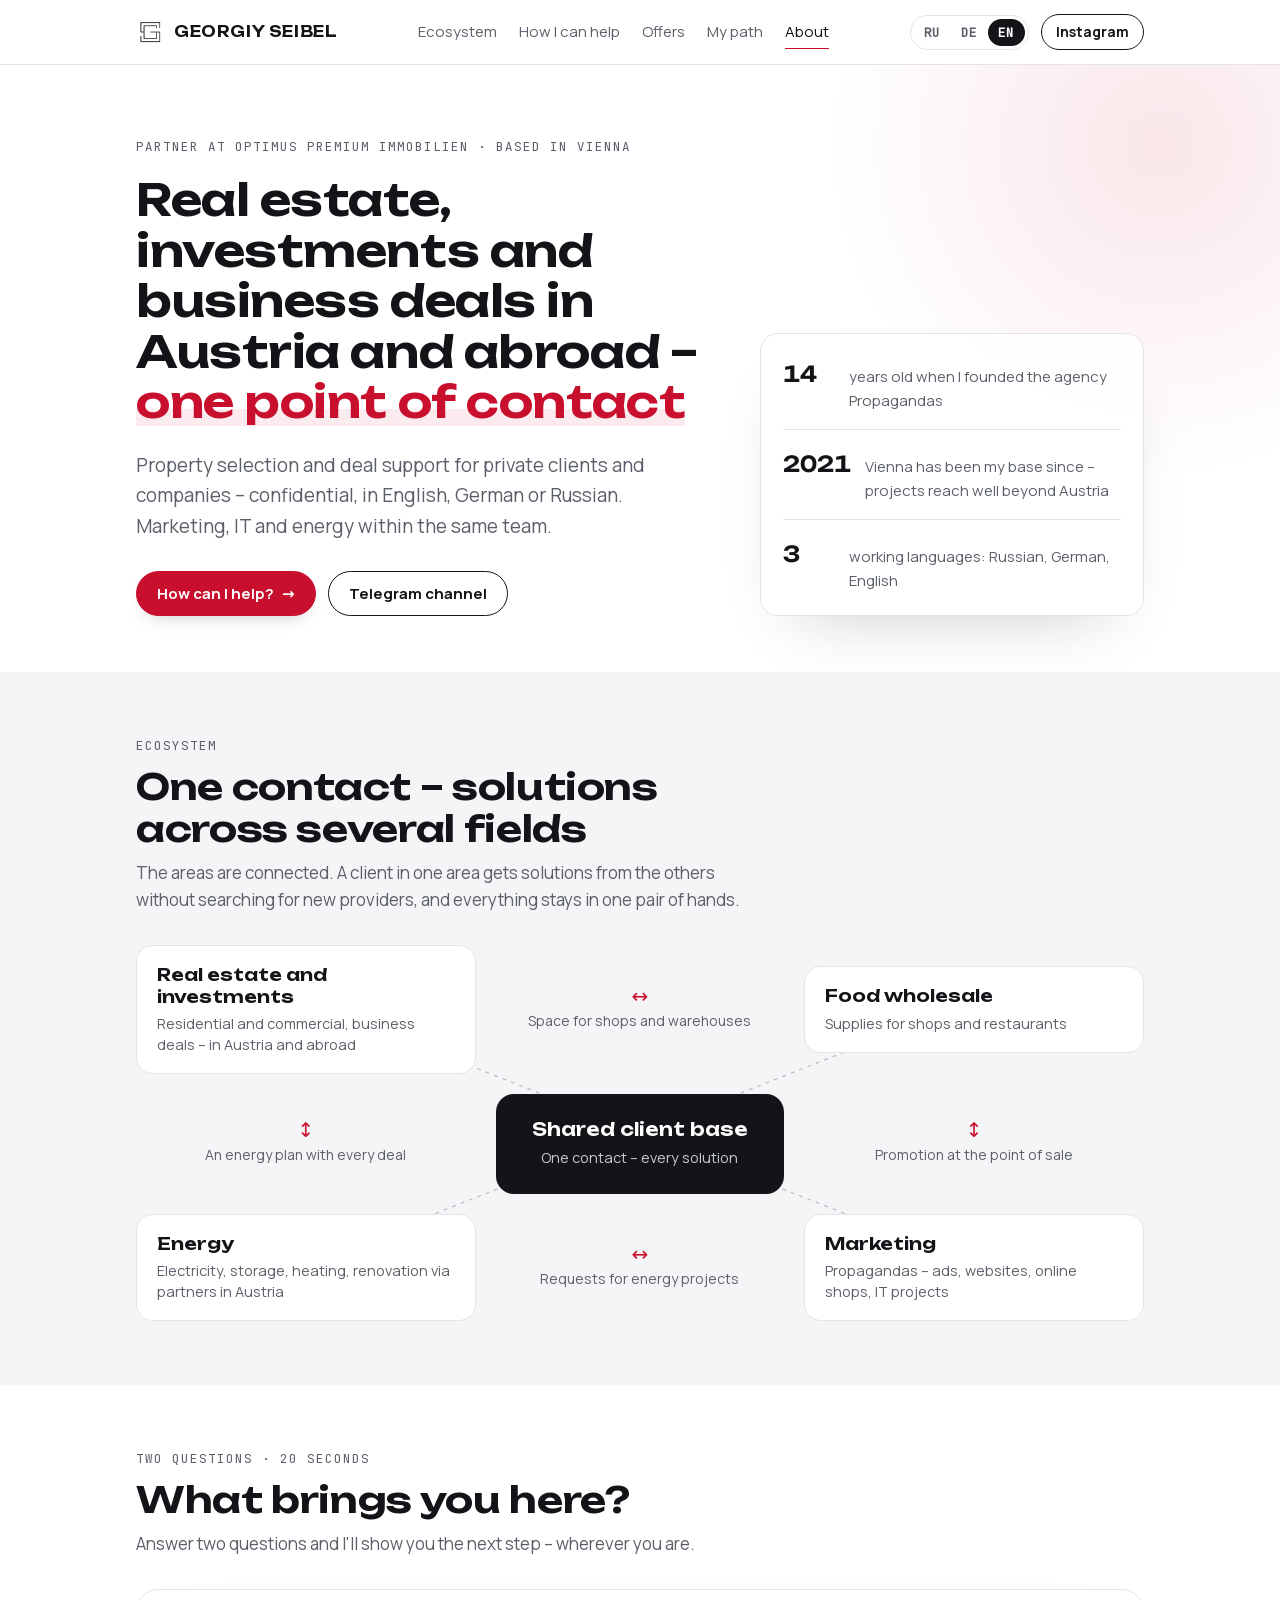
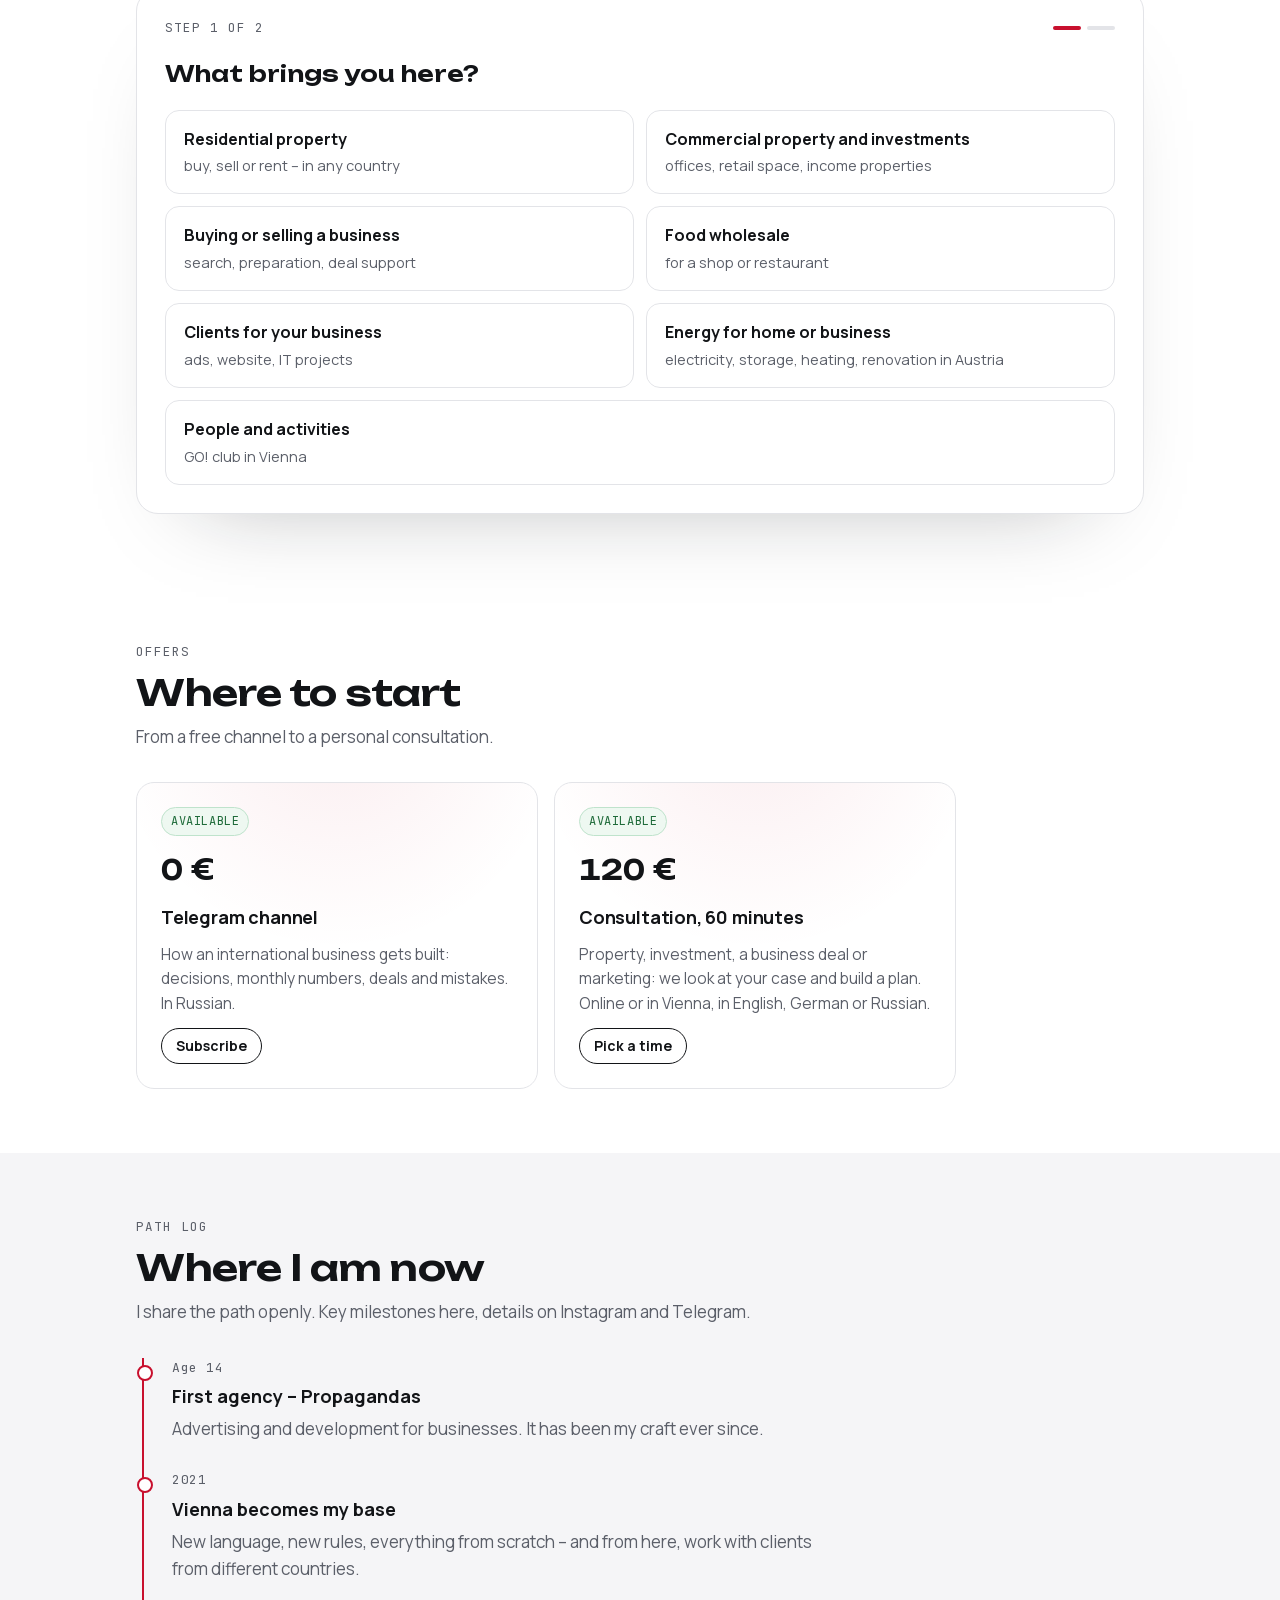
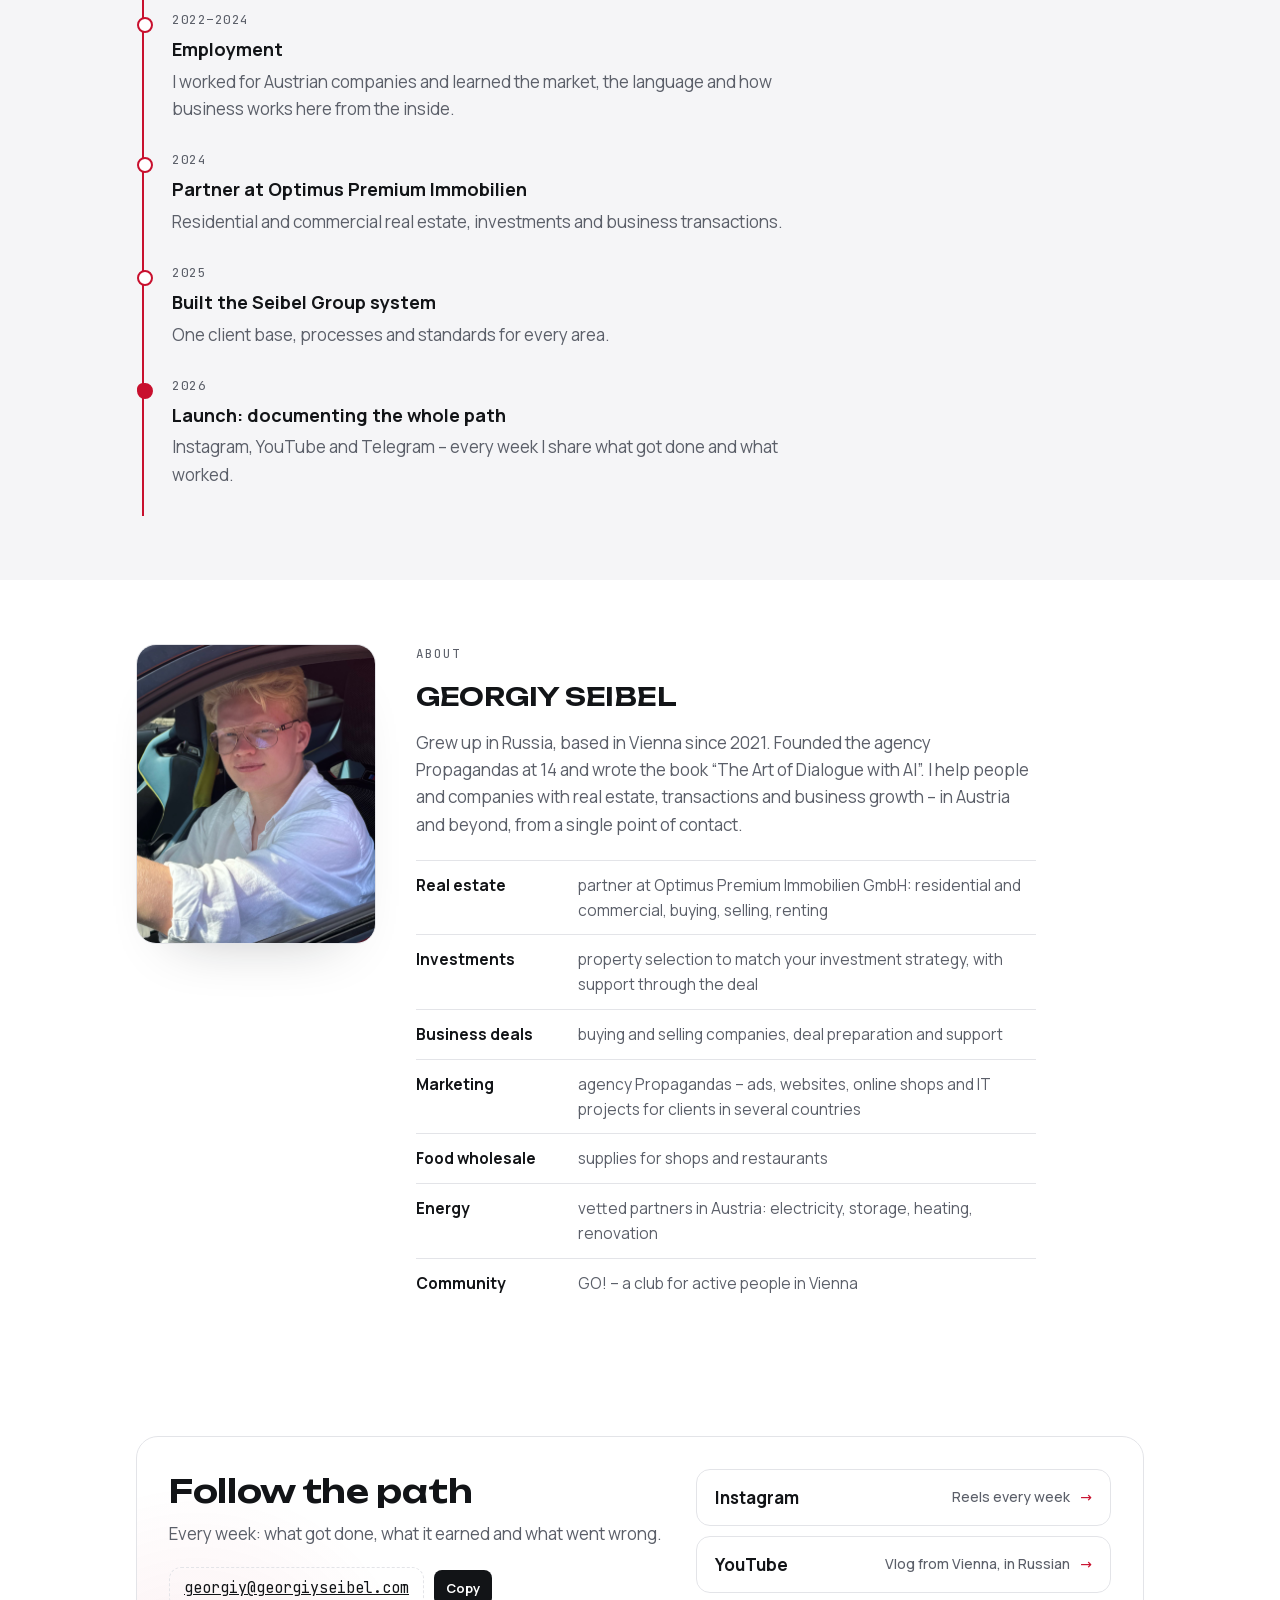
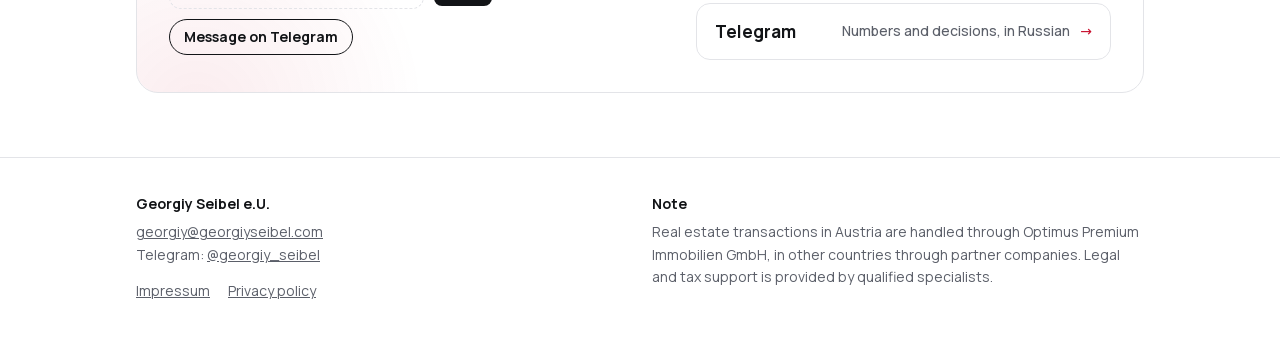
<file: index.html>
<!doctype html>
<html lang="ru">
<head>
<meta charset="utf-8">
<meta name="viewport" content="width=device-width, initial-scale=1, viewport-fit=cover">
<title>GEORGIY SEIBEL</title>
<meta name="description" content="Недвижимость, инвестиции и сделки с бизнесом в Австрии и за рубежом – из одних рук. Партнёр Optimus Premium Immobilien, база в Вене.">
<script>document.documentElement.classList.add("js")</script>
<link rel="icon" type="image/png" href="logo.png">
<link rel="canonical" href="https://georgiyseibel.com/">
<meta property="og:type" content="website">
<meta property="og:url" content="https://georgiyseibel.com/">
<meta property="og:title" content="GEORGIY SEIBEL">
<meta property="og:description" content="Недвижимость, инвестиции и сделки с бизнесом в Австрии и за рубежом – из одних рук. Партнёр Optimus Premium Immobilien, база в Вене.">
<meta property="og:image" content="https://georgiyseibel.com/logo.png">
<link rel="preload" href="fonts/manrope-cyrillic.woff2" as="font" type="font/woff2" crossorigin>
<link rel="preload" href="fonts/unbounded-cyrillic.woff2" as="font" type="font/woff2" crossorigin>
<link rel="stylesheet" href="fonts/fonts.css">
<style>
:root{
  --bg:#ffffff; --ink:#121417; --muted:#5b5f69; --line:#e3e4e8; --soft:#f5f5f7;
  --red:#c8102e; --red-soft:#fcebee; --red-ink:#8f0b21;
  --f-display:"Unbounded","Manrope",system-ui,sans-serif;
  --f-body:"Manrope",system-ui,-apple-system,"Segoe UI",sans-serif;
  --f-mono:"JetBrains Mono",ui-monospace,Menlo,monospace;
  --wrap:1040px;
  color-scheme:light;
}
*{box-sizing:border-box}
html{scroll-behavior:smooth}
@media (prefers-reduced-motion:reduce){html{scroll-behavior:auto}*{transition:none!important}}
body{margin:0;background:var(--bg);color:var(--ink);font-family:var(--f-body);font-size:17px;line-height:1.6;-webkit-font-smoothing:antialiased}
.wrap{max-width:var(--wrap);margin:0 auto;padding-left:max(16px,env(safe-area-inset-left,0px));padding-right:max(16px,env(safe-area-inset-right,0px))}
a{color:inherit}
:focus-visible{outline:2px solid var(--red);outline-offset:3px;border-radius:4px}
h1,h2,h3{font-family:var(--f-display);font-weight:600;line-height:1.15;text-wrap:balance;margin:0;letter-spacing:-0.01em}
p{margin:0}
.eyebrow{font-family:var(--f-mono);font-size:12.5px;letter-spacing:.08em;text-transform:uppercase;color:var(--muted)}
.flag{display:inline-flex;flex-direction:column;width:22px;height:15px;border-radius:2px;overflow:hidden;box-shadow:0 0 0 1px var(--line);flex:none}
.flag i{flex:1;background:var(--red)} .flag i:nth-child(2){background:#fff}

/* header */
.top{position:sticky;top:env(safe-area-inset-top,0px);z-index:20;background:rgba(255,255,255,.92);backdrop-filter:saturate(1.4) blur(8px);border-bottom:1px solid var(--line)}
body::before{content:"";position:fixed;inset:0 0 auto;height:env(safe-area-inset-top,0px);z-index:21;background:#fff}
.top .wrap{display:flex;align-items:center;justify-content:space-between;gap:16px;padding-block:14px}
.logo{display:flex;align-items:center;gap:10px;font-family:var(--f-display);font-weight:600;font-size:15px;letter-spacing:.04em;text-decoration:none;white-space:nowrap}
.logo .mark{width:28px;height:28px;display:block}
.nav{display:flex;gap:22px;font-size:15px}
.nav a{text-decoration:none;color:var(--muted);white-space:nowrap} .nav a:hover{color:var(--ink)}
.right{display:flex;align-items:center;gap:12px}
.langs{display:inline-flex;border:1.5px solid var(--line);border-radius:999px;padding:3px}
.langs button{font:600 13px/1 var(--f-mono);letter-spacing:.04em;border:0;background:transparent;color:var(--muted);padding:7px 10px;border-radius:999px;cursor:pointer}
.langs button[aria-pressed="true"]{background:var(--ink);color:#fff}
@media (max-width:900px){.nav{display:none}}
@media (max-width:520px){.right .btn{display:none}}

/* buttons */
.btn{display:inline-flex;align-items:center;gap:8px;font:600 15px/1 var(--f-body);padding:14px 20px;border-radius:999px;text-decoration:none;border:1.5px solid var(--ink);cursor:pointer;background:transparent;color:var(--ink);transition:background .15s,color .15s}
.btn:hover{background:var(--ink);color:#fff}
.btn.primary{background:var(--red);border-color:var(--red);color:#fff}
.btn.primary:hover{background:var(--red-ink);border-color:var(--red-ink)}
.btn.sm{padding:10px 14px;font-size:14px}

/* hero */
.hero{padding-block:72px 56px}
.hero .wrap{display:grid;grid-template-columns:1.5fr 1fr;gap:48px;align-items:end}
.hero .wrap>*{min-width:0}
.hero h1{font-size:clamp(28px,3.7vw,44px);margin-top:18px;hyphens:auto}
.hero h1 em{font-style:normal;color:var(--red)}
.lead{font-size:19px;color:var(--muted);margin-top:22px;max-width:56ch}
.cta{display:flex;flex-wrap:wrap;gap:12px;margin-top:30px}
.facts{border:1px solid var(--line);border-radius:18px;padding:22px;display:grid;gap:16px}
.fact{display:grid;grid-template-columns:auto 1fr;gap:4px 14px;align-items:baseline}
.fact b{font-family:var(--f-display);font-weight:600;font-size:22px;font-variant-numeric:tabular-nums}
.fact span{color:var(--muted);font-size:15px}
.facts hr{border:0;border-top:1px solid var(--line);margin:0}
@media (max-width:820px){.hero{padding-block:44px 40px}.hero .wrap{grid-template-columns:1fr;gap:32px}}

/* sections */
section{padding-block:64px}
.sec-head{display:grid;gap:10px;margin-bottom:32px;max-width:640px}
.sec-head h2{font-size:clamp(26px,3.4vw,36px)}
.sec-head p{color:var(--muted)}
.band{background:var(--soft)}

/* quiz */
.quiz{background:#fff;border:1px solid var(--line);border-radius:22px;padding:28px}
@media (max-width:480px){.quiz{padding:20px}}
.q-top{display:flex;justify-content:space-between;align-items:center;gap:12px;margin-bottom:18px}
.dots{display:flex;gap:6px}.dots i{width:28px;height:4px;border-radius:2px;background:var(--line)}.dots i.on{background:var(--red)}
.q-title{font-family:var(--f-display);font-weight:600;font-size:22px;margin-bottom:18px}
.opts{display:grid;grid-template-columns:repeat(2,minmax(0,1fr));gap:12px}
.opt:last-child:nth-child(odd){grid-column:1/-1}
@media (max-width:620px){.opts{grid-template-columns:1fr}}
.opt{text-align:left;font:inherit;color:inherit;background:#fff;border:1.5px solid var(--line);border-radius:14px;padding:16px 18px;cursor:pointer;display:grid;gap:2px;transition:border-color .15s,background .15s}
.opt:hover{border-color:var(--ink)}
.opt[aria-pressed="true"]{border-color:var(--red);background:var(--red-soft)}
.opt b{font-weight:700;font-size:16px}.opt span{color:var(--muted);font-size:14.5px}
.result{display:grid;gap:14px}
.result .tag{justify-self:start;font-family:var(--f-mono);font-size:12px;letter-spacing:.06em;text-transform:uppercase;color:var(--red-ink);background:var(--red-soft);padding:5px 10px;border-radius:999px}
.result h3{font-size:24px}
.result p{color:var(--muted);max-width:60ch}
.row{display:flex;flex-wrap:wrap;gap:10px;align-items:center}
.back{background:none;border:0;font:500 14px var(--f-body);color:var(--muted);cursor:pointer;padding:6px 0;text-decoration:underline;text-underline-offset:3px}

/* email copy */
.mail{display:inline-flex;align-items:center;gap:10px;border:1px dashed var(--line);border-radius:12px;padding:8px 14px;font-family:var(--f-mono);font-size:15px;user-select:all;max-width:100%;overflow-wrap:anywhere}
.copy{font:600 13px var(--f-body);border:0;background:var(--ink);color:#fff;border-radius:8px;padding:9px 12px;cursor:pointer;user-select:none}

/* products */
.prods{display:grid;grid-template-columns:repeat(2,minmax(0,1fr));max-width:820px;gap:16px}
@media (max-width:860px){.prods{grid-template-columns:1fr}}
.prod{border:1px solid var(--line);border-radius:18px;padding:24px;display:flex;flex-direction:column;gap:12px;background:#fff}
.prod .price{font-family:var(--f-display);font-weight:600;font-size:28px;font-variant-numeric:tabular-nums}
.prod h3{font-family:var(--f-body);font-weight:700;font-size:18px;line-height:1.35}
.prod p{color:var(--muted);font-size:15.5px;flex:1}
.prod .btn{align-self:flex-start}
.status{align-self:flex-start;font-family:var(--f-mono);font-size:12px;letter-spacing:.05em;text-transform:uppercase;padding:4px 9px;border-radius:999px;border:1px solid var(--line);color:var(--muted)}
.status.live{border-color:#bfe3cc;color:#1f6b3a;background:#eef8f1}

/* path */
.path{display:grid;border-left:2px solid var(--line);margin-left:6px}
.step{position:relative;padding:0 0 28px 28px;display:grid;gap:4px;max-width:680px}
.step::before{content:"";position:absolute;left:-7px;top:7px;width:12px;height:12px;border-radius:50%;background:#fff;border:2px solid var(--muted)}
.step.now::before{border-color:var(--red);background:var(--red)}
.step .when{font-family:var(--f-mono);font-size:13px;color:var(--muted);letter-spacing:.04em}
.step b{font-size:18px}
.step p{color:var(--muted)}

/* about */
.about{display:grid;grid-template-columns:240px 1fr;gap:40px;align-items:start}
@media (max-width:760px){.about{grid-template-columns:1fr}.portrait{max-width:220px}}
.portrait{aspect-ratio:4/5;width:100%;border-radius:20px;background:var(--soft);border:1px solid var(--line);display:grid;place-items:center}
.portrait{display:block}
.portrait img{position:absolute;inset:0;width:100%;height:100%;object-fit:cover;object-position:50% 30%;display:block;transition:transform 1.2s var(--ease)}
.portrait:hover img{transform:scale(1.03)}
.about-text{display:grid;gap:18px;max-width:62ch;min-width:0}
.about-text p{color:var(--muted)}
.areas{display:grid;margin-top:4px}
.area{display:grid;grid-template-columns:150px 1fr;gap:12px;padding-block:12px;border-top:1px solid var(--line);font-size:15.5px}
.area b{font-weight:700}.area span{color:var(--muted)}
@media (max-width:480px){.area{grid-template-columns:1fr;gap:2px}}

/* subscribe */
.sub{border:1px solid var(--line);border-radius:22px;padding:32px;display:grid;grid-template-columns:1.2fr 1fr;gap:28px;align-items:center}
.sub>*{min-width:0}
@media (max-width:760px){.sub{grid-template-columns:1fr;padding:22px}}
.sub h2{font-size:clamp(24px,3vw,32px)}
.sub p{color:var(--muted);margin-top:10px}
.socials{display:grid;gap:10px}
.social{display:flex;justify-content:space-between;align-items:center;gap:12px;border:1.5px solid var(--line);border-radius:14px;padding:14px 18px;text-decoration:none;font-weight:700;transition:border-color .15s}
.social:hover{border-color:var(--ink)}
.social span{font-weight:500;color:var(--muted);font-size:14px;text-align:right}

/* footer */
footer{border-top:1px solid var(--line);padding-block:36px 48px;color:var(--muted);font-size:14px}
footer .wrap{display:grid;grid-template-columns:1fr 1fr;gap:24px}
@media (max-width:640px){footer .wrap{grid-template-columns:1fr}}
footer h4{font:700 14px var(--f-body);color:var(--ink);margin:0 0 8px}
footer .legal{display:flex;flex-wrap:wrap;gap:6px 18px;margin-top:14px}

/* ecosystem */
.eco{position:relative;display:grid;grid-template-columns:minmax(0,1fr) minmax(0,.85fr) minmax(0,1fr);gap:20px;align-items:center}
.eco-lines{position:absolute;inset:0;width:100%;height:100%;pointer-events:none;z-index:0}
.eco-lines line{stroke:#b9bcc4;stroke-width:1.2;stroke-dasharray:4 5;vector-effect:non-scaling-stroke}
.eco>:not(svg){position:relative;z-index:1}
.node{background:#fff;border:1.5px solid var(--line);border-radius:16px;padding:18px 20px;display:grid;gap:6px}
.node b{font-family:var(--f-display);font-weight:600;font-size:17px;line-height:1.25}
.node span{color:var(--muted);font-size:14.5px;line-height:1.45}
.core{background:var(--ink);color:#fff;border-radius:18px;padding:24px 20px;text-align:center;display:grid;gap:6px}
.core b{font-family:var(--f-display);font-weight:600;font-size:18px;line-height:1.25}
.core span{color:#c8cad1;font-size:14.5px}
.link{display:grid;justify-items:center;gap:4px;text-align:center;font-size:14px;color:var(--muted);padding:4px 6px}
.link .mark{color:var(--red);font-size:20px;line-height:1}
.link .pair,.eco-how{display:none}
.a11{grid-area:1/1}.a12{grid-area:1/2}.a13{grid-area:1/3}.a21{grid-area:2/1}.a22{grid-area:2/2}.a23{grid-area:2/3}.a31{grid-area:3/1}.a32{grid-area:3/2}.a33{grid-area:3/3}
@media (max-width:760px){
  .eco{grid-template-columns:1fr;gap:12px}
  .eco-lines,.link .mark{display:none}
  .eco>*{grid-area:auto!important}
  .core{order:0}.node{order:1}.eco-how{order:2;display:block;font-weight:700;margin-top:14px}
  .link{order:3;display:grid;justify-items:start;text-align:left;border-top:1px solid var(--line);padding:12px 0 0;gap:2px}
  .link .pair{display:block;font-weight:700;color:var(--ink)}
}

/* motion */
:root{--ease:cubic-bezier(.16,1,.3,1)}
.js [data-reveal]{opacity:0;transform:translateY(22px);transition:opacity .8s var(--ease),transform .9s var(--ease),filter .9s var(--ease);transition-delay:calc(var(--i,0)*80ms)}
.js [data-reveal="blur"]{filter:blur(8px)}
.js [data-reveal="scale"]{transform:translateY(14px) scale(.97)}
.js [data-reveal].in{opacity:1;transform:none;filter:none}
.progress{position:fixed;top:env(safe-area-inset-top,0px);left:0;right:0;height:2px;background:var(--red);transform-origin:left;transform:scaleX(0);z-index:30;display:none;pointer-events:none}
@supports (animation-timeline:scroll()){.progress{display:block;animation:grow-x linear both;animation-timeline:scroll(root)}}
@keyframes grow-x{to{transform:scaleX(1)}}
@keyframes qIn{from{opacity:0;transform:translateY(12px)}}
@keyframes stripe{from{transform:scaleX(0)}}
@keyframes ring{0%{opacity:.55;transform:scale(1)}100%{opacity:0;transform:scale(1.14)}}
@keyframes flow{to{stroke-dashoffset:-18}}
@keyframes grow-y{to{transform:scaleY(1)}}
main,footer{transition:opacity .18s ease}
.swapping main,.swapping footer{opacity:0}

/* header in motion */
.top{transition:box-shadow .35s ease,background .35s ease}
.top.scrolled{background:rgba(255,255,255,.96);box-shadow:0 10px 30px -18px rgba(18,20,23,.25)}
.nav a{position:relative;padding-block:4px;transition:color .25s}
.nav a::after{content:"";position:absolute;left:0;right:0;bottom:-1px;height:1.5px;background:var(--red);transform:scaleX(0);transform-origin:right;transition:transform .45s var(--ease)}
.nav a:hover::after,.nav a.active::after{transform:scaleX(1);transform-origin:left}
.nav a.active{color:var(--ink)}
.langs{position:relative}
.langs .pill{position:absolute;top:3px;bottom:3px;left:0;width:0;border-radius:999px;background:var(--ink);transition:transform .5s var(--ease)}
.langs button{position:relative;transition:color .3s}
.langs.has-pill button[aria-pressed="true"]{background:transparent}

/* buttons in motion */
.btn{position:relative;overflow:hidden;isolation:isolate;transition:background .25s,color .3s,border-color .3s,transform .35s var(--ease),box-shadow .35s var(--ease)}
.btn:active{transform:scale(.97)}
.btn:not(.primary):hover{background:transparent}
.btn:not(.primary)::before{content:"";position:absolute;inset:0;z-index:-1;background:var(--ink);border-radius:inherit;transform:scaleY(0);transform-origin:bottom;transition:transform .45s var(--ease)}
.btn:not(.primary):hover::before{transform:scaleY(1)}
.btn.primary{box-shadow:0 8px 20px -12px rgba(18,20,23,.35)}
.btn.primary:hover{box-shadow:0 14px 28px -14px rgba(18,20,23,.4)}
.btn.primary::before{content:"";position:absolute;inset:0;z-index:-1;background:linear-gradient(110deg,transparent 30%,rgba(255,255,255,.3) 50%,transparent 70%);transform:translateX(-120%);transition:transform .9s var(--ease)}
.btn.primary:hover::before{transform:translateX(120%)}
.btn.primary::after{content:"→";display:inline-block;transition:transform .4s var(--ease)}
.btn.primary:hover::after{transform:translateX(4px)}

/* hero detail */
.hero{position:relative;overflow:hidden;isolation:isolate}
.hero::before{content:"";position:absolute;z-index:-1;width:760px;height:760px;right:-260px;top:-300px;background:radial-gradient(circle,rgba(200,16,46,.10),rgba(200,16,46,0) 62%);pointer-events:none}
.hero h1 em{background:linear-gradient(transparent 64%,var(--red-soft) 64%,var(--red-soft) 94%,transparent 94%) no-repeat 0 0/0% 100%;-webkit-box-decoration-break:clone;box-decoration-break:clone;transition:background-size 1.2s var(--ease) .75s}
.hero h1.in em,html:not(.js) .hero h1 em{background-size:100% 100%}
.facts{background:rgba(255,255,255,.82);-webkit-backdrop-filter:blur(8px);backdrop-filter:blur(8px);box-shadow:0 30px 70px -40px rgba(18,20,23,.28)}
.fact b{min-width:2.6ch}

/* ecosystem detail */
.node,.link,.core{transition:opacity .4s ease,transform .45s var(--ease),border-color .3s,box-shadow .45s var(--ease),color .3s}
.node:hover,.node.hot{border-color:var(--ink);transform:translateY(-3px);box-shadow:0 22px 44px -28px rgba(18,20,23,.35)}
.eco.focus .node:not(.hot),.eco.focus .link:not(.hot){opacity:.4}
.link.hot{color:var(--ink)}
.link .mark{display:inline-block;transition:transform .45s var(--ease)}
.link.hot .mark{transform:scale(1.35)}
.core{position:relative}
.core::after{content:"";position:absolute;inset:-1px;border-radius:inherit;border:1.5px solid var(--red);opacity:0;animation:ring 3.4s var(--ease) infinite;pointer-events:none}
.js .eco-lines line{opacity:0;transition:opacity 1.2s ease .6s,stroke .3s}
.eco.in .eco-lines line{opacity:1}
.eco-lines line.hot{stroke:var(--red);animation:flow 1.1s linear infinite}

/* quiz detail */
.quiz{box-shadow:0 40px 90px -60px rgba(18,20,23,.35)}
.quiz>*{animation:qIn .5s var(--ease) both}
.opt{position:relative;padding-right:44px;animation:qIn .55s var(--ease) both;animation-delay:calc(var(--i,0)*45ms);transition:border-color .2s,background .2s,transform .35s var(--ease),box-shadow .35s var(--ease)}
.opt:hover{transform:translateY(-2px);box-shadow:0 14px 28px -20px rgba(18,20,23,.4)}
.opt:active{transform:scale(.985)}
.opt::after{content:"→";position:absolute;right:18px;top:50%;color:var(--red);opacity:0;transform:translate(-8px,-50%);transition:opacity .3s,transform .4s var(--ease)}
.opt:hover::after{opacity:1;transform:translate(0,-50%)}
.dots i{transition:background .4s}
.dots i.on:last-of-type{width:40px}
.result>*{animation:qIn .6s var(--ease) both}
.result>:nth-child(2){animation-delay:.06s}.result>:nth-child(3){animation-delay:.12s}.result>:nth-child(4){animation-delay:.18s}.result>:nth-child(5){animation-delay:.24s}

/* products detail */
.prod{position:relative;background:radial-gradient(380px circle at var(--x,50%) var(--y,-20%),rgba(200,16,46,.07),transparent 60%),#fff;transition:transform .5s var(--ease),box-shadow .5s var(--ease),border-color .3s}
.prod:hover{transform:translateY(-5px);border-color:#d3d5db;box-shadow:0 34px 64px -40px rgba(18,20,23,.4)}
.prod .price{transition:color .3s}
.prod:hover .price{color:var(--red)}

/* path detail */
.path{position:relative}
.path::before{content:"";position:absolute;left:-2px;top:0;bottom:0;width:2px;background:var(--red);transform-origin:top;transform:scaleY(0);transition:transform 2s var(--ease) .2s}
.path.in::before{transform:scaleY(1)}
@supports (animation-timeline:view()){.path::before{transition:none;animation:grow-y linear both;animation-timeline:view();animation-range:entry 10% cover 65%}}
.step::before{z-index:1;transition:border-color .5s,background .5s,transform .5s var(--ease)}
.step.in::before{border-color:var(--red)}
.step.now::after{content:"";position:absolute;left:-7px;top:7px;width:12px;height:12px;border-radius:50%;border:2px solid var(--red);animation:ring 2.4s var(--ease) infinite;box-sizing:border-box}
.step b{transition:color .3s}
.step:hover b{color:var(--red)}

/* about detail */
.portrait{position:relative;overflow:hidden;background:linear-gradient(160deg,#fff 0%,var(--soft) 55%,#eceef2 100%);box-shadow:0 30px 60px -40px rgba(18,20,23,.3)}
.area{position:relative}
.area>*{transition:transform .45s var(--ease)}
.area:hover>*{transform:translateX(12px)}
.area::before{content:"";position:absolute;left:0;top:12px;bottom:12px;width:2px;background:var(--red);transform:scaleY(0);transition:transform .45s var(--ease)}
.area:hover::before{transform:scaleY(1)}

/* subscribe detail */
.sub{position:relative;overflow:hidden;isolation:isolate}
.sub::before{content:"";position:absolute;z-index:-1;width:520px;height:520px;left:-200px;bottom:-280px;background:radial-gradient(circle,rgba(200,16,46,.08),transparent 62%);pointer-events:none}
.social{transition:border-color .25s,transform .4s var(--ease),box-shadow .4s var(--ease)}
.social:hover{transform:translateY(-2px);box-shadow:0 16px 30px -22px rgba(18,20,23,.4)}
.social span::after{content:"→";display:inline-block;margin-left:10px;color:var(--red);transition:transform .4s var(--ease)}
.social:hover span::after{transform:translateX(4px)}
.copy{transition:background .3s,transform .2s var(--ease)}
.copy:active{transform:scale(.95)}
.copy.ok{background:#1f6b3a}
footer a{transition:color .25s}footer a:hover{color:var(--red)}

@media (max-width:760px){.eco>.link,.eco-how{display:none!important}}

@media (prefers-reduced-motion:reduce){
  *,*::before,*::after{animation:none!important}
  .js [data-reveal]{opacity:1!important;transform:none!important;filter:none!important}
  .path::before{transform:scaleY(1)!important}
  .hero h1 em{background-size:100% 100%}
  .progress{display:none!important}
}
</style>
</head>
<body>
<div class="progress" aria-hidden="true"></div>
<div id="sentinel" style="position:absolute;top:0;left:0;width:1px;height:12px" aria-hidden="true"></div>
<header class="top">
  <div class="wrap">
    <a class="logo" href="#top"><img class="mark" src="logo.png" alt="" width="28" height="28"><span data-i18n="name">GEORGIY SEIBEL</span></a>
    <nav class="nav" aria-label="Menu">
      <a href="#eco" data-i18n="nav.eco">Экосистема</a><a href="#quiz" data-i18n="nav.quiz">С чем помочь</a><a href="#products" data-i18n="nav.products">Продукты</a><a href="#path" data-i18n="nav.path">Путь</a><a href="#about" data-i18n="nav.about">Обо мне</a>
    </nav>
    <div class="right">
      <div class="langs" role="group" aria-label="Language">
        <button type="button" id="lang-ru" data-lang="ru" aria-pressed="true">RU</button>
        <button type="button" id="lang-de" data-lang="de" aria-pressed="false">DE</button>
        <button type="button" id="lang-en" data-lang="en" aria-pressed="false">EN</button>
      </div>
      <a class="btn sm" data-link="instagram" href="#subscribe">Instagram</a>
    </div>
  </div>
</header>

<main id="top">
  <section class="hero">
    <div class="wrap">
      <div>
        <div class="eyebrow" data-i18n="hero.eyebrow">Партнёр Optimus Premium Immobilien · база в Вене</div>
        <h1 data-i18n-html="hero.h1">Недвижимость, инвестиции и бизнес в Австрии и за рубежом – <em>из одних рук</em></h1>
        <p class="lead" data-i18n="hero.lead">Подбор и сопровождение сделок для частных клиентов и компаний – конфиденциально, на русском, немецком или английском. Маркетинг, IT и энергетика – в той же команде.</p>
        <div class="cta">
          <a class="btn primary" href="#quiz" data-i18n="hero.cta1">С чем вам помочь?</a>
          <a class="btn" data-link="telegram" href="#subscribe" data-i18n="hero.cta2">Telegram-канал</a>
        </div>
      </div>
      <aside class="facts">
        <div class="fact"><b>14</b><span data-i18n="facts.1">лет было, когда я основал агентство Propagandas</span></div>
        <hr>
        <div class="fact"><b>2021</b><span data-i18n="facts.2">с этого года моя база – Вена, проекты – не только в Австрии</span></div>
        <hr>
        <div class="fact"><b>3</b><span data-i18n="facts.3">языка работы: русский, немецкий, английский</span></div>
      </aside>
    </div>
  </section>

  <section id="eco" class="band">
    <div class="wrap">
      <div class="sec-head">
        <div class="eyebrow" data-i18n="eco.eyebrow">Экосистема</div>
        <h2 data-i18n="eco.h2">Один контакт – решения из разных сфер</h2>
        <p data-i18n="eco.p">Направления связаны между собой. Клиент одного направления получает решения других без поиска новых подрядчиков, а все договорённости остаются в одних руках.</p>
      </div>
      <div class="eco">
        <svg class="eco-lines" viewBox="0 0 100 100" preserveAspectRatio="none" aria-hidden="true"><line x1="50" y1="50" x2="16" y2="14"/><line x1="50" y1="50" x2="84" y2="14"/><line x1="50" y1="50" x2="16" y2="86"/><line x1="50" y1="50" x2="84" y2="86"/></svg>
        <div class="node a11"><b data-i18n="eco.n1.t">Недвижимость и инвестиции</b><span data-i18n="eco.n1.s">Жилая и коммерческая, сделки с бизнесом – в Австрии и за рубежом</span></div>
        <div class="link a12"><span class="pair" data-pair="1-2">Недвижимость ↔ Поставки</span><span class="mark" aria-hidden="true">↔</span><span data-i18n="eco.l1">Помещения для магазинов и складов</span></div>
        <div class="node a13"><b data-i18n="eco.n2.t">Поставки продуктов</b><span data-i18n="eco.n2.s">Оптовые поставки для магазинов и ресторанов</span></div>
        <div class="link a21"><span class="pair" data-pair="1-3">Недвижимость ↔ Энергетика</span><span class="mark" aria-hidden="true">↕&#xFE0E;</span><span data-i18n="eco.l2">Энергоплан к каждой сделке</span></div>
        <div class="core a22"><b data-i18n="eco.core.t">Общая база клиентов</b><span data-i18n="eco.core.s">Один контакт – все решения</span></div>
        <div class="link a23"><span class="pair" data-pair="2-4">Поставки ↔ Маркетинг</span><span class="mark" aria-hidden="true">↕&#xFE0E;</span><span data-i18n="eco.l3">Продвижение товара в точках продаж</span></div>
        <div class="node a31"><b data-i18n="eco.n3.t">Энергетика</b><span data-i18n="eco.n3.s">Электричество, накопители, отопление, санация через партнёров в Австрии</span></div>
        <div class="link a32"><span class="pair" data-pair="3-4">Энергетика ↔ Маркетинг</span><span class="mark" aria-hidden="true">↔</span><span data-i18n="eco.l4">Заявки на энергетику</span></div>
        <div class="node a33"><b data-i18n="eco.n4.t">Маркетинг</b><span data-i18n="eco.n4.s">Propagandas – реклама, сайты, магазины и IT-проекты</span></div>
        <div class="eco-how" data-i18n="eco.how">Как направления усиливают друг друга</div>
      </div>
    </div>
  </section>

  <section id="quiz">
    <div class="wrap">
      <div class="sec-head">
        <div class="eyebrow" data-i18n="quiz.eyebrow">Два вопроса · 20 секунд</div>
        <h2 data-i18n="quiz.h2">С какой задачей вы пришли?</h2>
        <p data-i18n="quiz.p">Ответьте на два вопроса, и я подскажу следующий шаг – где бы вы ни находились.</p>
      </div>
      <div class="quiz" id="quizBox" aria-live="polite"></div>
    </div>
  </section>

  <section id="products">
    <div class="wrap">
      <div class="sec-head">
        <div class="eyebrow" data-i18n="prod.eyebrow">Продукты</div>
        <h2 data-i18n="prod.h2">С чего начать</h2>
        <p data-i18n="prod.p">От бесплатного канала до личной консультации.</p>
      </div>
      <div class="prods">
        <article class="prod">
          <span class="status live" data-i18n="st.live">Доступно</span>
          <div class="price">0 €</div>
          <h3 data-i18n="p1.h">Telegram-канал</h3>
          <p data-i18n="p1.p">Как строится международный бизнес изнутри: решения, цифры месяца, сделки и ошибки.</p>
          <a class="btn sm" data-link="telegram" href="#subscribe" data-i18n="p1.btn">Подписаться</a>
        </article>
        <article class="prod">
          <span class="status live" data-i18n="st.live">Доступно</span>
          <div class="price">120 €</div>
          <h3 data-i18n="p3.h">Консультация, 60 минут</h3>
          <p data-i18n="p3.p">Недвижимость, инвестиция, сделка с бизнесом или маркетинг: разберём вашу задачу и составим план. Онлайн или в Вене, на русском, немецком или английском.</p>
          <a class="btn sm" data-mail="consult" href="#contact" data-i18n="p3.btn">Выбрать время</a>
        </article>
      </div>
    </div>
  </section>

  <section id="path" class="band">
    <div class="wrap">
      <div class="sec-head">
        <div class="eyebrow" data-i18n="path.eyebrow">Журнал пути</div>
        <h2 data-i18n="path.h2">Где я сейчас</h2>
        <p data-i18n="path.p">Показываю путь открыто. Здесь главные вехи, подробности – в Instagram и Telegram.</p>
      </div>
      <div class="path">
        <div class="step"><span class="when" data-i18n="s1.w">14 лет</span><b data-i18n="s1.b">Первое агентство – Propagandas</b><p data-i18n="s1.p">Реклама и разработка для бизнеса. С тех пор это моё основное ремесло.</p></div>
        <div class="step"><span class="when">2021</span><b data-i18n="s2.b">Вена становится базой</b><p data-i18n="s2.p">Новый язык, новые правила, всё с нуля – и отсюда работа с клиентами из разных стран.</p></div>
        <div class="step"><span class="when">2022–2024</span><b data-i18n="sj.b">Работа в найме</b><p data-i18n="sj.p">Работал в австрийских компаниях: изучал рынок, язык и то, как здесь устроен бизнес изнутри.</p></div>
        <div class="step"><span class="when" data-i18n="s3.w">2024</span><b data-i18n="s3.b">Партнёр Optimus Premium Immobilien</b><p data-i18n="s3.p">Жилая и коммерческая недвижимость, инвестиции и сделки с бизнесом.</p></div>
        <div class="step"><span class="when" data-i18n="s4.w">2025</span><b data-i18n="s4.b">Собрал систему Seibel Group</b><p data-i18n="s4.p">Одна база клиентов, процессы и стандарты для всех направлений.</p></div>
        <div class="step now"><span class="when" data-i18n="s5.w">2026</span><b data-i18n="s5.b">Старт: документирую весь путь</b><p data-i18n="s5.p">Instagram, YouTube и Telegram – каждую неделю рассказываю, что сделано и что получилось.</p></div>
      </div>
    </div>
  </section>

  <section id="about">
    <div class="wrap about">
      <div class="portrait"><img src="portrait.jpg" alt="GEORGIY SEIBEL" width="960" height="1200" loading="lazy"></div>
      <div class="about-text">
        <div class="eyebrow" data-i18n="nav.about">Обо мне</div>
        <h2 data-i18n="fullname">GEORGIY SEIBEL</h2>
        <p data-i18n="about.p">Вырос в России, с 2021 года моя база – Вена. Основал агентство Propagandas в 14 лет, написал книгу «Искусство диалога с ИИ». Помогаю людям и компаниям с недвижимостью, сделками и ростом бизнеса – в Австрии и за её пределами, из одних рук.</p>
        <div class="areas">
          <div class="area"><b data-i18n="a1.b">Недвижимость</b><span data-i18n="a1.s">партнёр Optimus Premium Immobilien GmbH: жилая и коммерческая, покупка, продажа, аренда</span></div>
          <div class="area"><b data-i18n="a2.b">Инвестиции</b><span data-i18n="a2.s">подбор объектов под инвестиционную стратегию и сопровождение сделки</span></div>
          <div class="area"><b data-i18n="a3.b">Сделки с бизнесом</b><span data-i18n="a3.s">покупка и продажа компаний, подготовка к сделке, сопровождение</span></div>
          <div class="area"><b data-i18n="a4.b">Маркетинг</b><span data-i18n="a4.s">агентство Propagandas – реклама, сайты, магазины и IT-проекты для клиентов в разных странах</span></div>
          <div class="area"><b data-i18n="a7.b">Поставки продуктов</b><span data-i18n="a7.s">оптовые поставки для магазинов и ресторанов</span></div>
          <div class="area"><b data-i18n="a5.b">Энергетика</b><span data-i18n="a5.s">проверенные партнёры в Австрии: электричество, накопители, отопление, санация</span></div>
          <div class="area"><b data-i18n="a6.b">Комьюнити</b><span data-i18n="a6.s">GO! – клуб для активных людей в Вене</span></div>
        </div>
      </div>
    </div>
  </section>

  <section id="subscribe">
    <div class="wrap">
      <div class="sub">
        <div>
          <h2 data-i18n="sub.h">Следите за путём</h2>
          <p data-i18n="sub.p">Каждую неделю – что сделано, сколько заработано и что пошло не так.</p>
          <div class="row" id="contact" style="margin-top:20px">
            <span class="mail">georgiy@georgiyseibel.com</span>
            <button class="copy" type="button" id="copyBtn" data-i18n="copy">Скопировать</button>
            <a class="btn sm" data-link="telegramDM" href="#subscribe" data-i18n="tgDM">Написать в Telegram</a>
          </div>
        </div>
        <div class="socials">
          <a class="social" data-link="instagram" href="#subscribe">Instagram <span data-i18n="soc.ig">Reels каждую неделю</span></a>
          <a class="social" data-link="youtube" href="#subscribe">YouTube <span data-i18n="soc.yt">Влог: жизнь и бизнес из Вены</span></a>
          <a class="social" data-link="telegram" href="#subscribe">Telegram <span data-i18n="soc.tg">Цифры и решения</span></a>
        </div>
      </div>
    </div>
  </section>
</main>

<footer>
  <div class="wrap">
    <div>
      <h4>Georgiy Seibel e.U.</h4>
      <a href="mailto:georgiy@georgiyseibel.com">georgiy@georgiyseibel.com</a><br>Telegram: <a href="https://t.me/georgiy_seibel" target="_blank" rel="noopener">@georgiy_seibel</a>
      <div class="legal"><a href="impressum.html">Impressum</a><a href="datenschutz.html" data-i18n="foot.privacy">Политика конфиденциальности</a></div>
    </div>
    <div>
      <h4 data-i18n="foot.h">Важно</h4>
      <span data-i18n="foot.p">Сделки с недвижимостью в Австрии проводятся через Optimus Premium Immobilien GmbH, в других странах – через партнёрские компании. Юридическое и налоговое сопровождение сделок обеспечивают профильные специалисты.</span>
    </div>
  </div>
</footer>

<script>
/* Ссылки: впишите адреса – пустая ссылка ведёт к блоку подписки */
const CONFIG = {
  instagram: "https://www.instagram.com/georgiyseibel/",
  youtube: "https://www.youtube.com/channel/UCjbha5j38-5LYnEmKF1Hg3g",
  telegram: "https://t.me/georgiyseibel",
  goClub: "",
  energy: "",
  booking: "https://calendar.app.google/F6pJRQMMYcGEM5y46",
  telegramDM: "https://t.me/georgiy_seibel",
  propagandas: "https://propagandas.at"
};
const EMAIL = "georgiy@georgiyseibel.com";

const T = {
ru: {
  docTitle:"GEORGIY SEIBEL", name:"GEORGIY SEIBEL", fullname:"GEORGIY SEIBEL",
  "nav.quiz":"С чем помочь","nav.products":"Продукты","nav.path":"Путь","nav.about":"Обо мне",
  "nav.eco":"Экосистема","eco.eyebrow":"Экосистема","eco.h2":"Один контакт – решения из разных сфер","eco.p":"Направления связаны между собой. Клиент одного направления получает решения других без поиска новых подрядчиков, а все договорённости остаются в одних руках.","eco.core.t":"Общая база клиентов","eco.core.s":"Один контакт – все решения","eco.n1.t":"Недвижимость и инвестиции","eco.n1.s":"Жилая и коммерческая, сделки с бизнесом – в Австрии и за рубежом","eco.n2.t":"Поставки продуктов","eco.n2.s":"Оптовые поставки для магазинов и ресторанов","eco.n3.t":"Энергетика","eco.n3.s":"Электричество, накопители, отопление, санация через партнёров в Австрии","eco.n4.t":"Маркетинг","eco.n4.s":"Propagandas – реклама, сайты, магазины и IT-проекты","eco.l1":"Помещения для магазинов и складов","eco.l2":"Энергоплан к каждой сделке","eco.l3":"Продвижение товара в точках продаж","eco.l4":"Заявки на энергетику","eco.how":"Как направления усиливают друг друга","eco.s1":"Недвижимость","eco.s2":"Поставки","eco.s3":"Энергетика","eco.s4":"Маркетинг",
  "hero.eyebrow":"Партнёр Optimus Premium Immobilien · база в Вене",
  "hero.h1":"Недвижимость, инвестиции и бизнес в Австрии и за рубежом – <em>из одних рук</em>",
  "hero.lead":"Подбор и сопровождение сделок для частных клиентов и компаний – конфиденциально, на русском, немецком или английском. Маркетинг, IT и энергетика – в той же команде.",
  "hero.cta1":"С чем вам помочь?","hero.cta2":"Telegram-канал",
  "facts.1":"лет было, когда я основал агентство Propagandas","facts.2":"с этого года моя база – Вена, проекты – не только в Австрии","facts.3":"языка работы: русский, немецкий, английский",
  "quiz.eyebrow":"Два вопроса · 20 секунд","quiz.h2":"С какой задачей вы пришли?","quiz.p":"Ответьте на два вопроса, и я подскажу следующий шаг – где бы вы ни находились.",
  "prod.eyebrow":"Продукты","prod.h2":"С чего начать","prod.p":"От бесплатного канала до личной консультации.",
  "st.live":"Доступно","st.soon":"Скоро",
  "p1.h":"Telegram-канал","p1.p":"Как строится международный бизнес изнутри: решения, цифры месяца, сделки и ошибки.","p1.btn":"Подписаться",
  "p3.h":"Консультация, 60 минут","p3.p":"Недвижимость, инвестиция, сделка с бизнесом или маркетинг: разберём вашу задачу и составим план. Онлайн или в Вене, на русском, немецком или английском.","p3.btn":"Выбрать время","mail.consult":"Консультация 60 минут",
  "path.eyebrow":"Журнал пути","path.h2":"Где я сейчас","path.p":"Показываю путь открыто. Здесь главные вехи, подробности – в Instagram и Telegram.",
  "s1.w":"14 лет","s1.b":"Первое агентство – Propagandas","s1.p":"Реклама и разработка для бизнеса. С тех пор это моё основное ремесло.",
  "s2.b":"Вена становится базой","s2.p":"Новый язык, новые правила, всё с нуля – и отсюда работа с клиентами из разных стран.",
  "sj.b":"Работа в найме","sj.p":"Работал в австрийских компаниях: изучал рынок, язык и то, как здесь устроен бизнес изнутри.",
  "s3.w":"2024","s3.b":"Партнёр Optimus Premium Immobilien","s3.p":"Жилая и коммерческая недвижимость, инвестиции и сделки с бизнесом.",
  "s4.w":"2025","s4.b":"Собрал систему Seibel Group","s4.p":"Одна база клиентов, процессы и стандарты для всех направлений.",
  "s5.w":"2026","s5.b":"Старт: документирую весь путь","s5.p":"Instagram, YouTube и Telegram – каждую неделю рассказываю, что сделано и что получилось.",
  "about.p":"Вырос в России, с 2021 года моя база – Вена. Основал агентство Propagandas в 14 лет, написал книгу «Искусство диалога с ИИ». Помогаю людям и компаниям с недвижимостью, сделками и ростом бизнеса – в Австрии и за её пределами, из одних рук.",
  "a1.b":"Недвижимость","a1.s":"партнёр Optimus Premium Immobilien GmbH: жилая и коммерческая, покупка, продажа, аренда",
  "a2.b":"Инвестиции","a2.s":"подбор объектов под инвестиционную стратегию и сопровождение сделки",
  "a3.b":"Сделки с бизнесом","a3.s":"покупка и продажа компаний, подготовка к сделке, сопровождение",
  "a4.b":"Маркетинг","a4.s":"агентство Propagandas – реклама, сайты, магазины и IT-проекты для клиентов в разных странах",
  "a7.b":"Поставки продуктов","a7.s":"оптовые поставки для магазинов и ресторанов",
  "a5.b":"Энергетика","a5.s":"проверенные партнёры в Австрии: электричество, накопители, отопление, санация",
  "a6.b":"Комьюнити","a6.s":"GO! – клуб для активных людей в Вене",
  "sub.h":"Следите за путём","sub.p":"Каждую неделю – что сделано, сколько заработано и что пошло не так.",
  copy:"Скопировать", tgDM:"Написать в Telegram", copied:"Скопировано",
  "soc.ig":"Reels каждую неделю","soc.yt":"Влог: жизнь и бизнес из Вены","soc.tg":"Цифры и решения",
  "foot.h":"Важно","foot.p":"Сделки с недвижимостью в Австрии проводятся через Optimus Premium Immobilien GmbH, в других странах – через партнёрские компании. Юридическое и налоговое сопровождение сделок обеспечивают профильные специалисты.","foot.privacy":"Политика конфиденциальности",
  q:{ step:n=>`Шаг ${n} из 2`, t1:"С какой задачей вы пришли?", t2:"Когда это актуально?", back:"Назад", restart:"Пройти заново",
    areas:{res:["Жилая недвижимость","купить, продать или снять – в любой стране"],com:["Коммерческая недвижимость и инвестиции","офисы, торговые помещения, доходные объекты"],deal:["Покупка или продажа бизнеса","поиск, подготовка, сопровождение сделки"],supply:["Поставки продуктов","опт для магазина или ресторана"],mkt:["Клиенты для бизнеса","реклама, сайт, IT-проекты"],energy:["Энергия для дома или бизнеса","электричество, накопители, отопление, санация в Австрии"],people:["Окружение и активный отдых","клуб GO! в Вене"]},
    times:{now:["Нужно сейчас","готов действовать"],soon:["В ближайшие 3 месяца","собираю информацию"],explore:["Пока изучаю","хочу разобраться"]},
    r:{
      resLearn:{tag:"Недвижимость",h:"Начните с короткого разговора",p:"Расскажите, в какой стране и городе смотрите объекты, – подскажу, как устроен рынок и с чего начать."},
      res:{tag:"Недвижимость",h:"Расскажите, что ищете или продаёте",p:"Я партнёр Optimus Premium Immobilien GmbH. В Австрии ведём сделки сами, в других странах – вместе с проверенными партнёрами. Напишите страну, город, бюджет и сроки, и я отвечу лично."},
      com:{tag:"Коммерческая недвижимость",h:"Объект под вашу стратегию",p:"Офисы, торговые и производственные помещения, доходные дома и объекты для инвестиций. Подберём объект под вашу цель и сопроводим сделку – в Австрии и за её пределами."},
      deal:{tag:"Сделка с бизнесом",h:"Покупка или продажа компании",p:"Помогаю найти покупателя или подходящий бизнес, подготовить компанию к сделке и провести её вместе с юристами и налоговыми консультантами. Конфиденциально, на любом этапе."},
      consult:{tag:"Консультация",h:"Разберём задачу за 60 минут",p:"Посмотрим на вашу ситуацию, рынок и варианты, и вы уйдёте с планом следующих шагов. Онлайн или в Вене. Стоимость – 120 €, время выбираете сами в календаре.",link:"Выбрать время"},
      supply:{tag:"Поставки",h:"Оптовые поставки для вашего бизнеса",p:"Поставляем продукты магазинам и ресторанам. Напишите, какой у вас формат, город и примерные объёмы, – отвечу, что можем предложить."},
      mkt:{tag:"Маркетинг",h:"Расскажите о своём бизнесе",p:"Маркетингом занимается моё агентство Propagandas: реклама в Meta и Google, сайты, магазины и IT-проекты – для клиентов в разных странах. Первый разговор – бесплатно.",link:"Открыть propagandas.at"},
      energy:{tag:"Энергия",h:"Бесплатная первичная оценка",p:"Подберу проверенного партнёра в Австрии по электричеству, накопителям, отоплению или санации – он сделает расчёт для вашего объекта. Монтаж и гарантию даёт партнёр, я помогаю найти подходящего.",link:"Оставить заявку"},
      people:{tag:"Комьюнити",h:"Добро пожаловать в GO!",p:"Клуб для активных людей в Вене: спорт, встречи, новые места. Напишите – добавлю в Telegram-группу.",link:"Вступить в GO!"}
    }}
},
de: {
  docTitle:"GEORGIY SEIBEL", name:"GEORGIY SEIBEL", fullname:"GEORGIY SEIBEL",
  "nav.quiz":"Wobei ich helfe","nav.products":"Angebote","nav.path":"Mein Weg","nav.about":"Über mich",
  "nav.eco":"Ökosystem","eco.eyebrow":"Ökosystem","eco.h2":"Ein Kontakt – Lösungen aus mehreren Bereichen","eco.p":"Die Bereiche sind miteinander verbunden. Wer in einem Bereich Kunde ist, bekommt Lösungen aus den anderen, ohne neue Anbieter suchen zu müssen – alles bleibt in einer Hand.","eco.core.t":"Gemeinsame Kundenbasis","eco.core.s":"Ein Kontakt – alle Lösungen","eco.n1.t":"Immobilien und Investments","eco.n1.s":"Wohnen und Gewerbe, Unternehmenstransaktionen – in Österreich und international","eco.n2.t":"Lebensmittel-Großhandel","eco.n2.s":"Lieferungen für Geschäfte und Restaurants","eco.n3.t":"Energie","eco.n3.s":"Strom, Speicher, Heizung, Sanierung über Partner in Österreich","eco.n4.t":"Marketing","eco.n4.s":"Propagandas – Werbung, Websites, Online-Shops, IT-Projekte","eco.l1":"Flächen für Geschäfte und Lager","eco.l2":"Energieplan zu jeder Transaktion","eco.l3":"Abverkauf am Point of Sale","eco.l4":"Anfragen für Energieprojekte","eco.how":"Wie sich die Bereiche gegenseitig stärken","eco.s1":"Immobilien","eco.s2":"Großhandel","eco.s3":"Energie","eco.s4":"Marketing",
  "hero.eyebrow":"Partner der Optimus Premium Immobilien · Basis in Wien",
  "hero.h1":"Immobilien, Investments und Unternehmen in Österreich und international – <em>aus einer Hand</em>",
  "hero.lead":"Auswahl und Begleitung von Transaktionen für Privatkund:innen und Unternehmen – vertraulich, auf Deutsch, Englisch oder Russisch. Marketing, IT und Energie im selben Team.",
  "hero.cta1":"Wobei kann ich helfen?","hero.cta2":"Telegram-Kanal",
  "facts.1":"Jahre alt war ich, als ich die Agentur Propagandas gegründet habe","facts.2":"seitdem ist Wien meine Basis – die Projekte gehen über Österreich hinaus","facts.3":"Arbeitssprachen: Russisch, Deutsch, Englisch",
  "quiz.eyebrow":"Zwei Fragen · 20 Sekunden","quiz.h2":"Mit welchem Anliegen kommen Sie?","quiz.p":"Beantworten Sie zwei Fragen – ich zeige Ihnen den nächsten Schritt, egal wo Sie gerade sind.",
  "prod.eyebrow":"Angebote","prod.h2":"Wo Sie anfangen","prod.p":"Vom kostenlosen Kanal bis zur persönlichen Beratung.",
  "st.live":"Verfügbar","st.soon":"Bald",
  "p1.h":"Telegram-Kanal","p1.p":"Wie ein internationales Unternehmen entsteht: Entscheidungen, Monatszahlen, Deals und Fehler. Auf Russisch.","p1.btn":"Abonnieren",
  "p3.h":"Beratung, 60 Minuten","p3.p":"Immobilie, Investment, Unternehmenskauf oder Marketing: Wir analysieren Ihr Anliegen und erstellen einen Plan. Online oder in Wien, auf Deutsch, Englisch oder Russisch.","p3.btn":"Termin wählen","mail.consult":"Beratung 60 Minuten",
  "path.eyebrow":"Weg-Journal","path.h2":"Wo ich gerade stehe","path.p":"Ich zeige meinen Weg offen. Hier die wichtigsten Etappen, Details auf Instagram und Telegram.",
  "s1.w":"Mit 14","s1.b":"Erste Agentur – Propagandas","s1.p":"Werbung und Entwicklung für Unternehmen. Seitdem ist das mein Handwerk.",
  "s2.b":"Wien wird zur Basis","s2.p":"Neue Sprache, neue Regeln, alles von null – und von hier aus die Arbeit mit Kund:innen aus verschiedenen Ländern.",
  "sj.b":"Angestellt","sj.p":"Ich habe in österreichischen Unternehmen gearbeitet und dabei den Markt, die Sprache und die Arbeitsweise hier von innen kennengelernt.",
  "s3.w":"2024","s3.b":"Partner der Optimus Premium Immobilien","s3.p":"Wohn- und Gewerbeimmobilien, Investments und Unternehmenstransaktionen.",
  "s4.w":"2025","s4.b":"System Seibel Group aufgebaut","s4.p":"Eine Kundenbasis, Prozesse und Standards für alle Bereiche.",
  "s5.w":"2026","s5.b":"Start: Ich dokumentiere den ganzen Weg","s5.p":"Instagram, YouTube und Telegram – jede Woche zeige ich, was erledigt ist und was funktioniert hat.",
  "about.p":"In Russland aufgewachsen, seit 2021 ist Wien meine Basis. Mit 14 habe ich die Agentur Propagandas gegründet und das Buch „Die Kunst des Dialogs mit KI“ geschrieben. Ich begleite Menschen und Unternehmen bei Immobilien, Transaktionen und Wachstum – in Österreich und darüber hinaus, aus einer Hand.",
  "a1.b":"Immobilien","a1.s":"Partner der Optimus Premium Immobilien GmbH: Wohnen und Gewerbe, Kauf, Verkauf, Miete",
  "a2.b":"Investments","a2.s":"Objektauswahl passend zur Investmentstrategie und Begleitung der Transaktion",
  "a3.b":"Unternehmen","a3.s":"Kauf und Verkauf von Unternehmen, Vorbereitung und Begleitung der Transaktion",
  "a4.b":"Marketing","a4.s":"Agentur Propagandas – Werbung, Websites, Online-Shops und IT-Projekte für Kund:innen in mehreren Ländern",
  "a7.b":"Großhandel","a7.s":"Lebensmittel-Lieferungen für Geschäfte und Restaurants",
  "a5.b":"Energie","a5.s":"geprüfte Partner in Österreich: Strom, Speicher, Heizung, Sanierung",
  "a6.b":"Community","a6.s":"GO! – Club für aktive Menschen in Wien",
  "sub.h":"Den Weg verfolgen","sub.p":"Jede Woche: was erledigt ist, was verdient wurde und was schiefging.",
  copy:"Kopieren", tgDM:"Auf Telegram schreiben", copied:"Kopiert",
  "soc.ig":"Reels jede Woche","soc.yt":"Vlog aus Wien, auf Russisch","soc.tg":"Zahlen und Entscheidungen, auf Russisch",
  "foot.h":"Hinweis","foot.p":"Immobilientransaktionen in Österreich erfolgen über die Optimus Premium Immobilien GmbH, in anderen Ländern über Partnerunternehmen. Die rechtliche und steuerliche Begleitung übernehmen qualifizierte Fachleute.","foot.privacy":"Datenschutz",
  q:{ step:n=>`Schritt ${n} von 2`, t1:"Mit welchem Anliegen kommen Sie?", t2:"Wann ist es aktuell?", back:"Zurück", restart:"Noch einmal",
    areas:{res:["Wohnimmobilien","kaufen, verkaufen oder mieten – in jedem Land"],com:["Gewerbeimmobilien und Investments","Büros, Geschäftsflächen, Renditeobjekte"],deal:["Unternehmen kaufen oder verkaufen","Suche, Vorbereitung, Begleitung"],supply:["Lebensmittel-Großhandel","für Geschäft oder Restaurant"],mkt:["Kunden für Ihr Unternehmen","Werbung, Website, IT-Projekte"],energy:["Energie für Haus oder Betrieb","Strom, Speicher, Heizung, Sanierung in Österreich"],people:["Leute und Aktivitäten","Club GO! in Wien"]},
    times:{now:["Jetzt","bereit loszulegen"],soon:["In den nächsten 3 Monaten","sammle Informationen"],explore:["Ich informiere mich","möchte es verstehen"]},
    r:{
      resLearn:{tag:"Immobilien",h:"Starten Sie mit einem kurzen Gespräch",p:"Schreiben Sie mir, in welchem Land und welcher Stadt Sie suchen – ich erkläre, wie der Markt funktioniert und wo Sie anfangen."},
      res:{tag:"Immobilien",h:"Erzählen Sie, was Sie suchen oder verkaufen",p:"Ich bin Partner der Optimus Premium Immobilien GmbH. In Österreich begleiten wir Transaktionen selbst, in anderen Ländern gemeinsam mit geprüften Partnern. Nennen Sie Land, Stadt, Budget und Zeitrahmen – ich antworte persönlich."},
      com:{tag:"Gewerbe",h:"Ein Objekt passend zu Ihrer Strategie",p:"Büros, Geschäfts- und Produktionsflächen, Zinshäuser und Investmentobjekte. Wir finden das passende Objekt und begleiten die Transaktion – in Österreich und darüber hinaus."},
      deal:{tag:"Unternehmen",h:"Unternehmen kaufen oder verkaufen",p:"Ich helfe, Käufer oder das passende Unternehmen zu finden, das Unternehmen auf den Verkauf vorzubereiten und die Transaktion gemeinsam mit Rechtsanwält:innen und Steuerberater:innen umzusetzen. Vertraulich, in jeder Phase."},
      consult:{tag:"Beratung",h:"Ihr Anliegen in 60 Minuten",p:"Wir betrachten Ihre Situation, den Markt und die Optionen – Sie gehen mit einem Plan für die nächsten Schritte. Online oder in Wien. Preis: 120 €, Termin wählen Sie direkt im Kalender.",link:"Termin wählen"},
      supply:{tag:"Großhandel",h:"Lieferungen für Ihren Betrieb",p:"Wir beliefern Geschäfte und Restaurants mit Lebensmitteln. Schreiben Sie mir Format, Stadt und ungefähre Mengen – ich melde mich mit einem Angebot."},
      mkt:{tag:"Marketing",h:"Erzählen Sie mir von Ihrem Unternehmen",p:"Marketing macht meine Agentur Propagandas: Meta- und Google-Werbung, Websites, Online-Shops und IT-Projekte – für Kund:innen in mehreren Ländern. Das Erstgespräch ist kostenlos.",link:"propagandas.at öffnen"},
      energy:{tag:"Energie",h:"Kostenlose Ersteinschätzung",p:"Ich vermittle Ihnen einen geprüften Partner in Österreich für Strom, Speicher, Heizung oder Sanierung, der eine Berechnung für Ihr Objekt erstellt. Montage und Gewährleistung übernimmt der Partner – ich helfe, den passenden zu finden.",link:"Anfrage stellen"},
      people:{tag:"Community",h:"Willkommen bei GO!",p:"Ein Club für aktive Menschen in Wien: Sport, Treffen, neue Orte. Schreiben Sie mir – ich füge Sie zur Telegram-Gruppe hinzu.",link:"GO! beitreten"}
    }}
},
en: {
  docTitle:"GEORGIY SEIBEL", name:"GEORGIY SEIBEL", fullname:"GEORGIY SEIBEL",
  "nav.quiz":"How I can help","nav.products":"Offers","nav.path":"My path","nav.about":"About",
  "nav.eco":"Ecosystem","eco.eyebrow":"Ecosystem","eco.h2":"One contact – solutions across several fields","eco.p":"The areas are connected. A client in one area gets solutions from the others without searching for new providers, and everything stays in one pair of hands.","eco.core.t":"Shared client base","eco.core.s":"One contact – every solution","eco.n1.t":"Real estate and investments","eco.n1.s":"Residential and commercial, business deals – in Austria and abroad","eco.n2.t":"Food wholesale","eco.n2.s":"Supplies for shops and restaurants","eco.n3.t":"Energy","eco.n3.s":"Electricity, storage, heating, renovation via partners in Austria","eco.n4.t":"Marketing","eco.n4.s":"Propagandas – ads, websites, online shops, IT projects","eco.l1":"Space for shops and warehouses","eco.l2":"An energy plan with every deal","eco.l3":"Promotion at the point of sale","eco.l4":"Requests for energy projects","eco.how":"How the areas strengthen each other","eco.s1":"Real estate","eco.s2":"Wholesale","eco.s3":"Energy","eco.s4":"Marketing",
  "hero.eyebrow":"Partner at Optimus Premium Immobilien · based in Vienna",
  "hero.h1":"Real estate, investments and business deals in Austria and abroad – <em>one point of contact</em>",
  "hero.lead":"Property selection and deal support for private clients and companies – confidential, in English, German or Russian. Marketing, IT and energy within the same team.",
  "hero.cta1":"How can I help?","hero.cta2":"Telegram channel",
  "facts.1":"years old when I founded the agency Propagandas","facts.2":"Vienna has been my base since – projects reach well beyond Austria","facts.3":"working languages: Russian, German, English",
  "quiz.eyebrow":"Two questions · 20 seconds","quiz.h2":"What brings you here?","quiz.p":"Answer two questions and I'll show you the next step – wherever you are.",
  "prod.eyebrow":"Offers","prod.h2":"Where to start","prod.p":"From a free channel to a personal consultation.",
  "st.live":"Available","st.soon":"Coming soon",
  "p1.h":"Telegram channel","p1.p":"How an international business gets built: decisions, monthly numbers, deals and mistakes. In Russian.","p1.btn":"Subscribe",
  "p3.h":"Consultation, 60 minutes","p3.p":"Property, investment, a business deal or marketing: we look at your case and build a plan. Online or in Vienna, in English, German or Russian.","p3.btn":"Pick a time","mail.consult":"Consultation, 60 minutes",
  "path.eyebrow":"Path log","path.h2":"Where I am now","path.p":"I share the path openly. Key milestones here, details on Instagram and Telegram.",
  "s1.w":"Age 14","s1.b":"First agency – Propagandas","s1.p":"Advertising and development for businesses. It has been my craft ever since.",
  "s2.b":"Vienna becomes my base","s2.p":"New language, new rules, everything from scratch – and from here, work with clients from different countries.",
  "sj.b":"Employment","sj.p":"I worked for Austrian companies and learned the market, the language and how business works here from the inside.",
  "s3.w":"2024","s3.b":"Partner at Optimus Premium Immobilien","s3.p":"Residential and commercial real estate, investments and business transactions.",
  "s4.w":"2025","s4.b":"Built the Seibel Group system","s4.p":"One client base, processes and standards for every area.",
  "s5.w":"2026","s5.b":"Launch: documenting the whole path","s5.p":"Instagram, YouTube and Telegram – every week I share what got done and what worked.",
  "about.p":"Grew up in Russia, based in Vienna since 2021. Founded the agency Propagandas at 14 and wrote the book “The Art of Dialogue with AI”. I help people and companies with real estate, transactions and business growth – in Austria and beyond, from a single point of contact.",
  "a1.b":"Real estate","a1.s":"partner at Optimus Premium Immobilien GmbH: residential and commercial, buying, selling, renting",
  "a2.b":"Investments","a2.s":"property selection to match your investment strategy, with support through the deal",
  "a3.b":"Business deals","a3.s":"buying and selling companies, deal preparation and support",
  "a4.b":"Marketing","a4.s":"agency Propagandas – ads, websites, online shops and IT projects for clients in several countries",
  "a7.b":"Food wholesale","a7.s":"supplies for shops and restaurants",
  "a5.b":"Energy","a5.s":"vetted partners in Austria: electricity, storage, heating, renovation",
  "a6.b":"Community","a6.s":"GO! – a club for active people in Vienna",
  "sub.h":"Follow the path","sub.p":"Every week: what got done, what it earned and what went wrong.",
  copy:"Copy", tgDM:"Message on Telegram", copied:"Copied",
  "soc.ig":"Reels every week","soc.yt":"Vlog from Vienna, in Russian","soc.tg":"Numbers and decisions, in Russian",
  "foot.h":"Note","foot.p":"Real estate transactions in Austria are handled through Optimus Premium Immobilien GmbH, in other countries through partner companies. Legal and tax support is provided by qualified specialists.","foot.privacy":"Privacy policy",
  q:{ step:n=>`Step ${n} of 2`, t1:"What brings you here?", t2:"When do you need it?", back:"Back", restart:"Start over",
    areas:{res:["Residential property","buy, sell or rent – in any country"],com:["Commercial property and investments","offices, retail space, income properties"],deal:["Buying or selling a business","search, preparation, deal support"],supply:["Food wholesale","for a shop or restaurant"],mkt:["Clients for your business","ads, website, IT projects"],energy:["Energy for home or business","electricity, storage, heating, renovation in Austria"],people:["People and activities","GO! club in Vienna"]},
    times:{now:["Right now","ready to act"],soon:["In the next 3 months","gathering information"],explore:["Just exploring","want to understand it"]},
    r:{
      resLearn:{tag:"Real estate",h:"Start with a short conversation",p:"Tell me which country and city you're looking at – I'll explain how the market works and where to begin."},
      res:{tag:"Real estate",h:"Tell me what you're looking for or selling",p:"I'm a partner at Optimus Premium Immobilien GmbH. In Austria we handle deals ourselves, in other countries together with vetted partners. Send me the country, city, budget and timing, and I'll reply personally."},
      com:{tag:"Commercial",h:"A property that fits your strategy",p:"Offices, retail and industrial space, apartment buildings and investment properties. We find the right asset for your goal and support the deal – in Austria and beyond."},
      deal:{tag:"Business deal",h:"Buying or selling a company",p:"I help find a buyer or the right business, prepare the company for the deal and close it together with lawyers and tax advisors. Confidential, at any stage."},
      consult:{tag:"Consultation",h:"Your case in 60 minutes",p:"We look at your situation, the market and the options – you leave with a plan for the next steps. Online or in Vienna. Price: €120, pick a time directly in the calendar.",link:"Pick a time"},
      supply:{tag:"Wholesale",h:"Supplies for your business",p:"We supply food to shops and restaurants. Tell me your format, city and approximate volumes, and I will reply with what we can offer."},
      mkt:{tag:"Marketing",h:"Tell me about your business",p:"Marketing is handled by my agency Propagandas: Meta and Google ads, websites, online shops and IT projects – for clients in several countries. The first call is free.",link:"Open propagandas.at"},
      energy:{tag:"Energy",h:"Free first assessment",p:"I'll match you with a vetted partner in Austria for electricity, storage, heating or renovation who will run the numbers for your property. The partner does the installation and warranty – I help you find the right one.",link:"Send a request"},
      people:{tag:"Community",h:"Welcome to GO!",p:"A club for active people in Vienna: sport, meetups, new places. Write to me and I'll add you to the Telegram group.",link:"Join GO!"}
    }}
}
};

let lang = "ru";
try {
  const saved = localStorage.getItem("lang");
  if (saved && T[saved]) lang = saved;
  else {
    const nav = (navigator.language || "").toLowerCase();
    lang = /^(ru|uk|be|kk)/.test(nav) ? "ru" : nav.startsWith("de") ? "de" : nav.startsWith("en") ? "en" : "ru";
  }
} catch (e) {}

function applyLang(l) {
  lang = l;
  const d = T[l];
  document.documentElement.lang = l;
  document.title = d.docTitle;
  document.querySelectorAll("[data-i18n]").forEach(el => { const v = d[el.dataset.i18n]; if (v != null) el.textContent = v; });
  document.querySelectorAll("[data-i18n-html]").forEach(el => { const v = d[el.dataset.i18nHtml]; if (v != null) el.innerHTML = v; });
  document.querySelectorAll("[data-mail]").forEach(a => { a.href = "mailto:" + EMAIL + "?subject=" + encodeURIComponent(d["mail." + a.dataset.mail]); });
  const mailEl = document.querySelector(".sub .mail"); if (mailEl) mailEl.innerHTML = `<a href="mailto:${EMAIL}">${EMAIL}</a>`;
  document.querySelectorAll("[data-pair]").forEach(el => { const [a,b] = el.dataset.pair.split("-"); el.textContent = d["eco.s"+a] + " ↔ " + d["eco.s"+b]; });
  document.querySelectorAll("[data-lang]").forEach(b => b.setAttribute("aria-pressed", String(b.dataset.lang === l)));
  try { localStorage.setItem("lang", l); } catch (e) {}
  movePill();
  render();
}
const RM = matchMedia("(prefers-reduced-motion: reduce)").matches;
document.querySelectorAll("[data-lang]").forEach(b => b.addEventListener("click", () => {
  const l = b.dataset.lang;
  if (l === lang) return;
  if (RM) return applyLang(l);
  document.querySelectorAll("[data-lang]").forEach(x => x.setAttribute("aria-pressed", String(x === b)));
  movePill();
  document.body.classList.add("swapping");
  setTimeout(() => { applyLang(l); requestAnimationFrame(() => document.body.classList.remove("swapping")); }, 180);
}));

const langsEl = document.querySelector(".langs");
const pill = document.createElement("span");
pill.className = "pill"; pill.setAttribute("aria-hidden", "true");
langsEl.prepend(pill); langsEl.classList.add("has-pill");
function movePill() {
  const b = langsEl.querySelector('[aria-pressed="true"]'); if (!b) return;
  pill.style.width = b.offsetWidth + "px";
  pill.style.transform = `translateX(${b.offsetLeft}px)`;
}
addEventListener("resize", movePill);
if (document.fonts) document.fonts.ready.then(movePill);

if (CONFIG.booking) document.querySelectorAll('[data-mail="consult"]').forEach(a => { a.removeAttribute("data-mail"); a.dataset.link = "booking"; });
document.querySelectorAll("[data-link]").forEach(a => {
  const url = CONFIG[a.dataset.link];
  if (url) { a.href = url; a.target = "_blank"; a.rel = "noopener"; }
});

function copyEmail(btn) {
  const done = () => { btn.textContent = "✓ " + T[lang].copied; btn.classList.add("ok"); setTimeout(() => { btn.textContent = T[lang].copy; btn.classList.remove("ok"); }, 1800); };
  const fallback = () => {
    const el = btn.parentElement.querySelector(".mail");
    const r = document.createRange(); r.selectNodeContents(el);
    const s = getSelection(); s.removeAllRanges(); s.addRange(r);
  };
  try { navigator.clipboard.writeText(EMAIL).then(done, fallback); } catch (e) { fallback(); }
}
document.getElementById("copyBtn").addEventListener("click", e => copyEmail(e.currentTarget));

const box = document.getElementById("quizBox");
let state = {step:1, area:null, time:null};

function result() {
  const r = T[lang].q.r, learn = state.time === "explore";
  switch (state.area) {
    case "res": return learn ? {...r.resLearn, email:true} : {...r.res, email:true};
    case "com": return learn ? {...r.consult, href:CONFIG.booking, ext:true, email:true} : {...r.com, email:true};
    case "deal": return learn ? {...r.consult, href:CONFIG.booking, ext:true, email:true} : {...r.deal, email:true};
    case "supply": return {...r.supply, email:true};
    case "mkt": return learn ? {...r.consult, href:CONFIG.booking, ext:true, email:true} : {...r.mkt, href:CONFIG.propagandas, ext:true, email:true};
    case "energy": return CONFIG.energy ? {...r.energy, href:CONFIG.energy, ext:true} : {...r.energy, email:true};
    case "people": return CONFIG.goClub ? {...r.people, href:CONFIG.goClub, ext:true} : {...r.people, email:true};
  }
}
function dots(n){ return `<div class="dots" aria-hidden="true">${[1,2].map(i=>`<i class="${i<=n?'on':''}"></i>`).join("")}</div>`; }
function opts(map, key){
  return `<div class="opts">${Object.entries(map).map(([id,[t,s]],i)=>`<button type="button" class="opt" style="--i:${i}" id="opt-${key}-${id}" data-${key}="${id}" aria-pressed="${state[key]===id}"><b>${t}</b><span>${s}</span></button>`).join("")}</div>`;
}
function render(){
  const q = T[lang].q;
  if (state.step === 1) {
    box.innerHTML = `<div class="q-top"><span class="eyebrow">${q.step(1)}</span>${dots(1)}</div><div class="q-title">${q.t1}</div>${opts(q.areas,"area")}`;
  } else if (state.step === 2) {
    box.innerHTML = `<div class="q-top"><span class="eyebrow">${q.step(2)}</span>${dots(2)}</div><div class="q-title">${q.t2}</div>${opts(q.times,"time")}<div style="margin-top:14px"><button class="back" type="button" data-back>${q.back}</button></div>`;
  } else {
    const r = result();
    box.innerHTML = `<div class="result">
      <span class="tag">${r.tag}</span><h3>${r.h}</h3><p>${r.p}</p>
      <div class="row">
        ${r.link && r.href ? `<a class="btn primary sm" href="${r.href}" ${r.ext?'target="_blank" rel="noopener"':''}>${r.link}</a>` : ""}
        ${r.email ? `<span class="mail">${EMAIL}</span><button class="copy" type="button" data-copy>${T[lang].copy}</button>` : ""}
        ${r.email && CONFIG.telegramDM ? `<a class="btn sm" href="${CONFIG.telegramDM}" target="_blank" rel="noopener">${T[lang].tgDM}</a>` : ""}
      </div>
      <div><button class="back" type="button" data-restart>${q.restart}</button></div>
    </div>`;
  }
}
box.addEventListener("click", e => {
  const b = e.target.closest("button"); if (!b) return;
  if (b.dataset.area) { state.area = b.dataset.area; state.step = 2; }
  else if (b.dataset.time) { state.time = b.dataset.time; state.step = 3; }
  else if ("back" in b.dataset) { state.step = 1; }
  else if ("restart" in b.dataset) { state = {step:1, area:null, time:null}; }
  else if ("copy" in b.dataset) { copyEmail(b); return; }
  render();
});
applyLang(lang);

/* motion */
(() => {
  const counters = new Map();
  const groups = [
    [".hero .eyebrow, .hero h1, .hero .lead, .hero .cta", "blur"],
    [".hero .facts", "scale"],
    [".sec-head > *", ""],
    [".eco > .core", "scale"], [".eco > .node", "scale"], [".eco > .link", ""],
    [".quiz", ""], [".prod", ""], [".step", ""],
    [".portrait", "scale"], [".about-text > :not(.areas)", ""], [".area", ""],
    [".sub", "scale"], ["footer .wrap > *", ""]
  ];
  groups.forEach(([sel, kind]) => document.querySelectorAll(sel).forEach(el => {
    const p = el.parentElement, i = counters.get(p) || 0;
    counters.set(p, i + 1);
    el.dataset.reveal = kind;
    el.style.setProperty("--i", el.matches(".facts") ? 4 : Math.min(i, 8));
  }));

  function countUp(el) {
    const to = parseInt(el.textContent, 10); if (isNaN(to) || RM) return;
    const from = to > 1000 ? to - 25 : 0, t0 = performance.now(), d = 1500;
    const tick = t => {
      const k = Math.min(1, (t - t0) / d), e = 1 - Math.pow(2, -10 * k);
      el.textContent = Math.round(from + (to - from) * (k === 1 ? 1 : e));
      if (k < 1) requestAnimationFrame(tick);
    };
    requestAnimationFrame(tick);
  }

  const io = new IntersectionObserver(entries => entries.forEach(en => {
    if (!en.isIntersecting) return;
    const el = en.target; io.unobserve(el);
    el.classList.add("in");
    if (el.matches(".facts")) setTimeout(() => el.querySelectorAll(".fact b").forEach(countUp), 350);
    const delay = (parseFloat(el.style.getPropertyValue("--i")) || 0) * 80;
    if (el.hasAttribute("data-reveal")) setTimeout(() => el.removeAttribute("data-reveal"), 1100 + delay);
  }), { threshold: .12, rootMargin: "0px 0px -6% 0px" });
  document.querySelectorAll("[data-reveal], .eco, .path").forEach(el => io.observe(el));

  const top = document.querySelector(".top");
  new IntersectionObserver(([e]) => top.classList.toggle("scrolled", !e.isIntersecting)).observe(document.getElementById("sentinel"));

  const navLinks = [...document.querySelectorAll(".nav a")];
  const navIO = new IntersectionObserver(entries => entries.forEach(e => {
    if (e.isIntersecting) navLinks.forEach(a => a.classList.toggle("active", a.getAttribute("href") === "#" + e.target.id));
  }), { rootMargin: "-45% 0px -50% 0px" });
  navLinks.forEach(a => { const s = document.querySelector(a.getAttribute("href")); if (s) navIO.observe(s); });

  const eco = document.querySelector(".eco"), lines = eco.querySelectorAll(".eco-lines line");
  const map = { a11: [0, "a12", "a21"], a13: [1, "a12", "a23"], a31: [2, "a21", "a32"], a33: [3, "a23", "a32"] };
  Object.entries(map).forEach(([cls, [li, ...links]]) => {
    const n = eco.querySelector("." + cls);
    const on = v => {
      n.classList.toggle("hot", v); lines[li].classList.toggle("hot", v);
      links.forEach(c => eco.querySelector("." + c).classList.toggle("hot", v));
      eco.classList.toggle("focus", v);
    };
    n.addEventListener("pointerenter", () => on(true));
    n.addEventListener("pointerleave", () => on(false));
  });

  if (RM || !matchMedia("(hover:hover) and (pointer:fine)").matches) return;
  document.querySelectorAll(".prod").forEach(c => c.addEventListener("pointermove", e => {
    const r = c.getBoundingClientRect();
    c.style.setProperty("--x", (e.clientX - r.left) + "px");
    c.style.setProperty("--y", (e.clientY - r.top) + "px");
  }));
  document.querySelectorAll(".hero .cta .btn").forEach(b => {
    b.addEventListener("pointermove", e => {
      const r = b.getBoundingClientRect();
      b.style.transform = `translate(${(e.clientX - r.left - r.width / 2) * .16}px,${(e.clientY - r.top - r.height / 2) * .26}px)`;
    });
    b.addEventListener("pointerleave", () => b.style.transform = "");
  });
})();
</script>
</body>
</html>
</file>
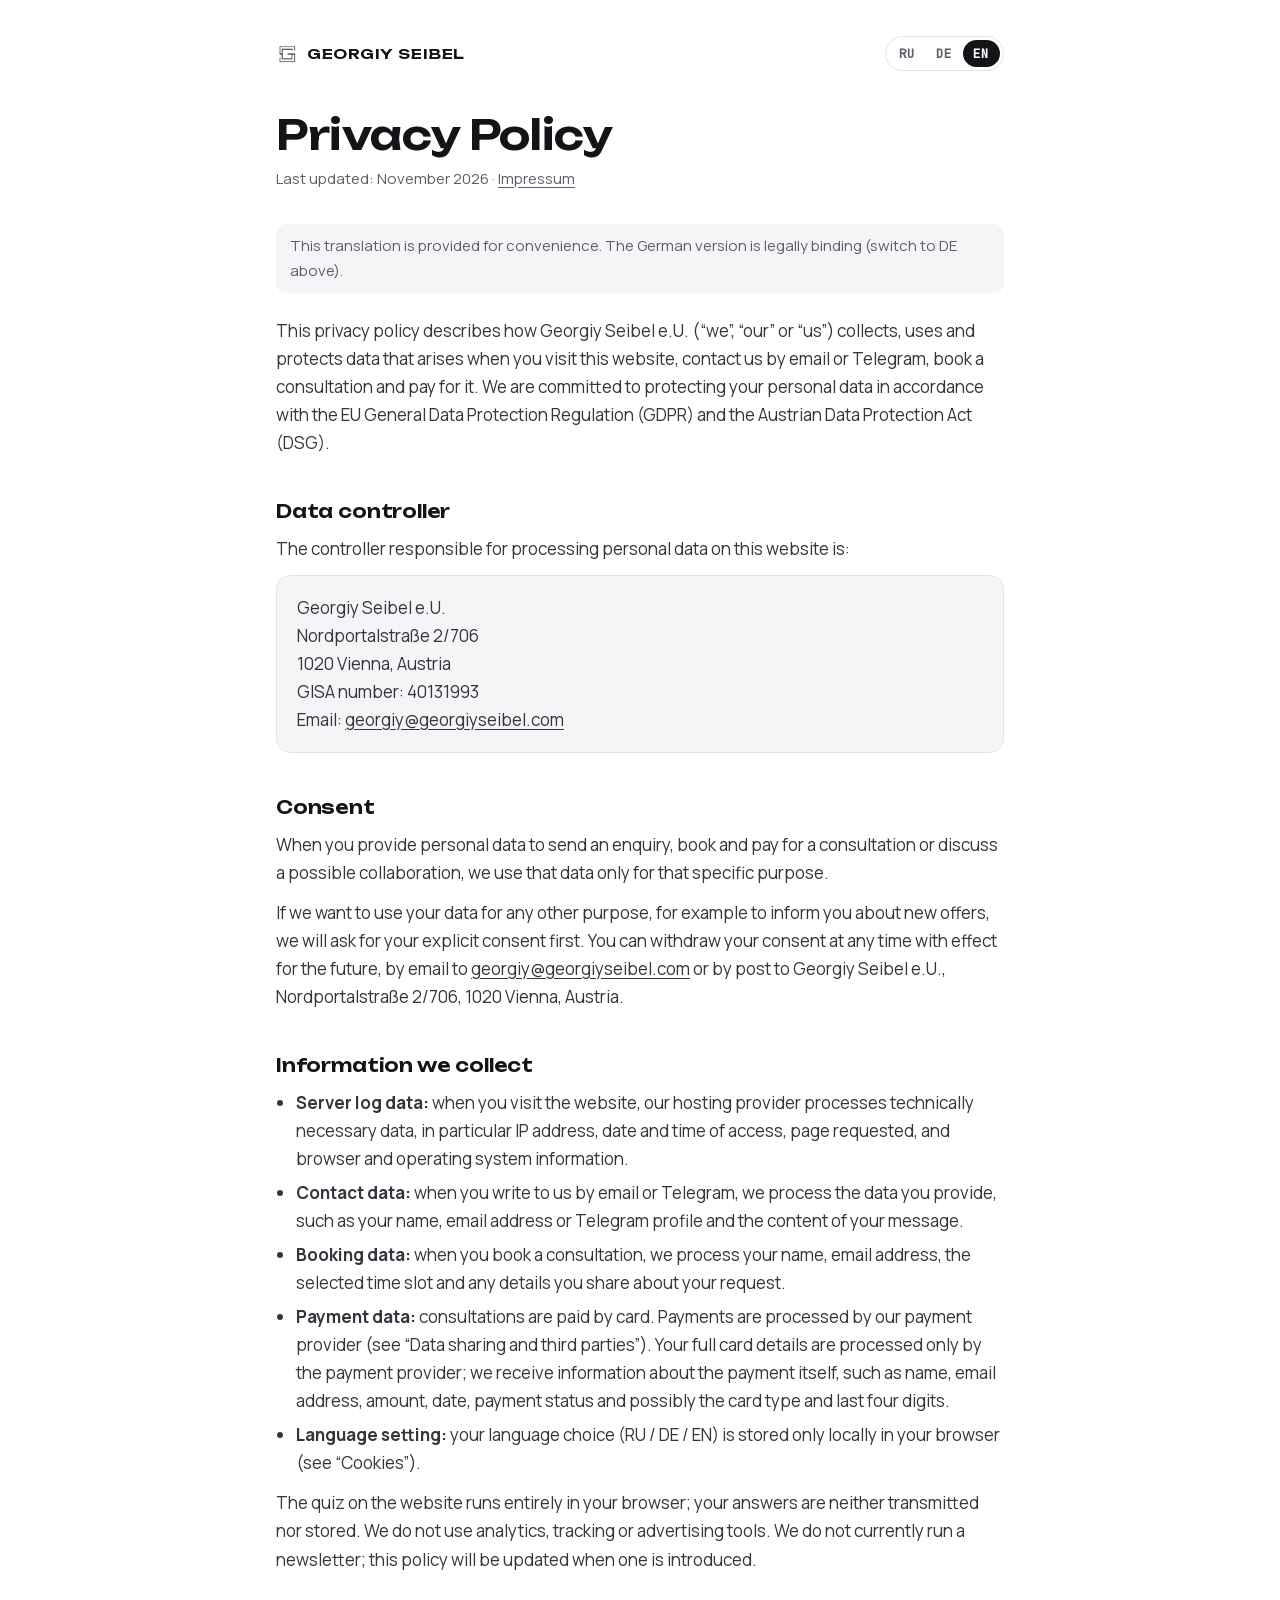
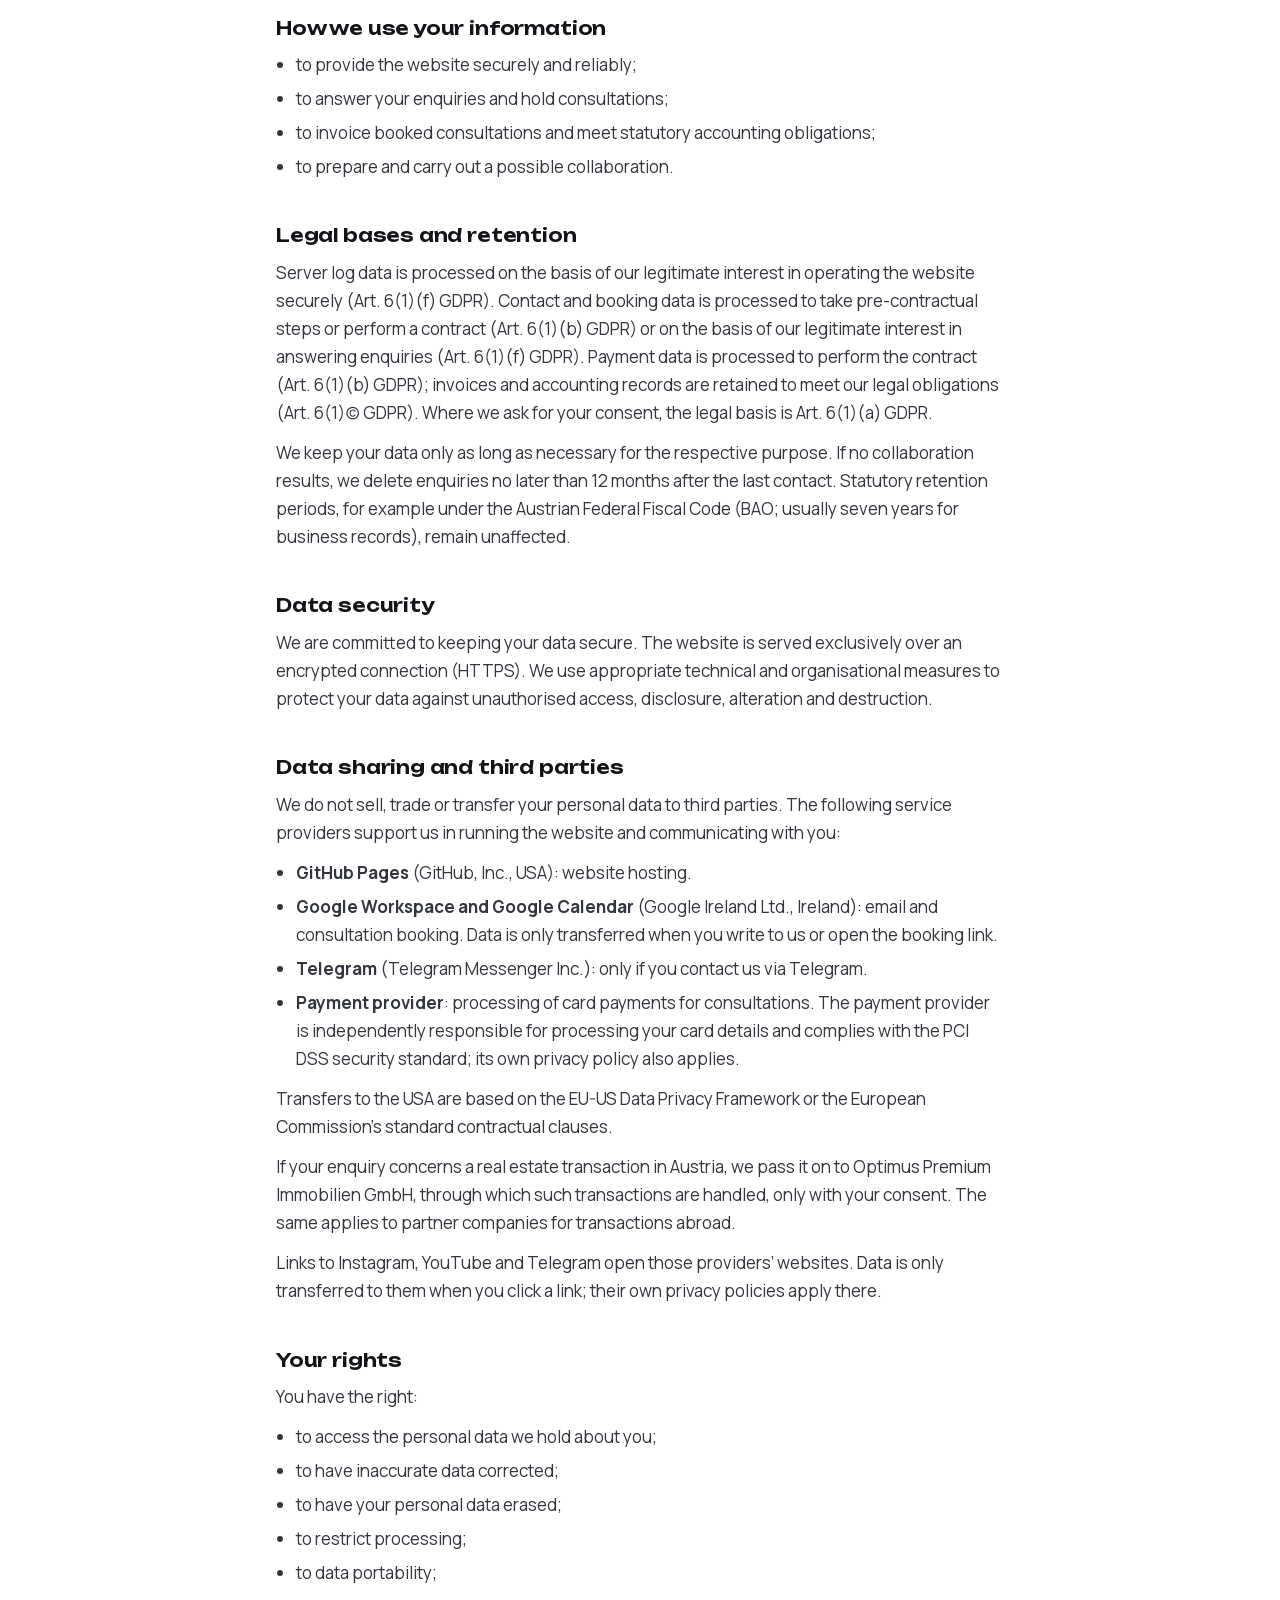
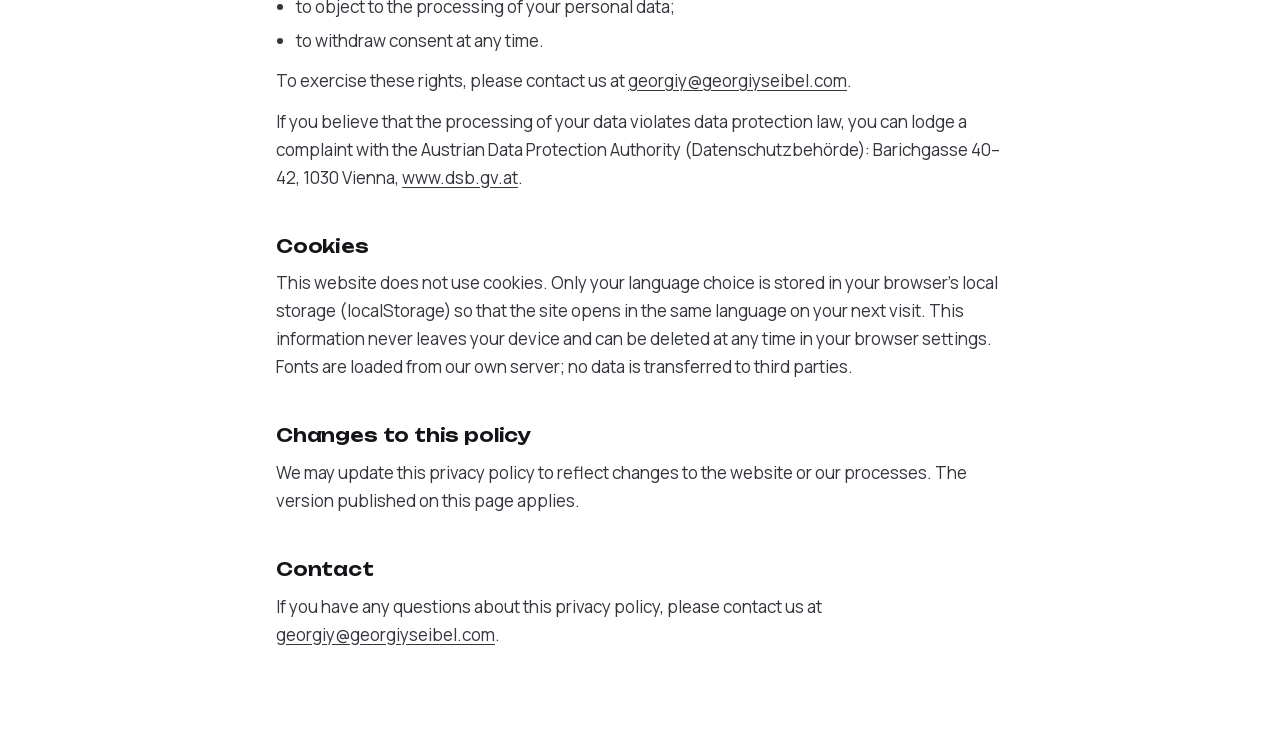
<file: datenschutz.html>
<!doctype html>
<html lang="de">
<head>
<meta charset="utf-8">
<meta name="viewport" content="width=device-width, initial-scale=1">
<title>Datenschutz – GEORGIY SEIBEL</title>
<meta name="robots" content="noindex">
<link rel="icon" type="image/png" href="logo.png">
<link rel="stylesheet" href="fonts/fonts.css">
<link rel="stylesheet" href="legal.css">
</head>
<body>
<div class="wrap">
  <nav class="crumbs">
    <a class="home" href="./"><img src="logo.png" alt="" width="22" height="22">GEORGIY SEIBEL</a>
    <div class="langs" role="group" aria-label="Language">
      <button type="button" data-lang="ru">RU</button><button type="button" data-lang="de">DE</button><button type="button" data-lang="en">EN</button>
    </div>
  </nav>

  <!-- ============ DE (rechtlich maßgeblich) ============ -->
  <article lang="de" data-doc="de">
    <h1>Datenschutzerklärung</h1>
    <p class="meta">Stand: November 2026 · <a href="impressum.html">Impressum</a></p>

    <p>Diese Datenschutzerklärung beschreibt, wie Georgiy Seibel e.U. („wir“, „unser“ oder „uns“) die Daten erfasst, verwendet und schützt, die beim Besuch dieser Website sowie bei einer Kontaktaufnahme per E-Mail oder Telegram, bei der Terminbuchung und bei der Bezahlung von Beratungen anfallen. Wir verpflichten uns, den Datenschutz und die Sicherheit Ihrer personenbezogenen Daten in Übereinstimmung mit der Datenschutz-Grundverordnung (DSGVO) und dem österreichischen Datenschutzgesetz (DSG) zu gewährleisten.</p>

    <h2>Datenverantwortlicher</h2>
    <p>Verantwortlich für die Verarbeitung personenbezogener Daten auf dieser Website ist:</p>
    <p class="card">Georgiy Seibel e.U.<br>Nordportalstraße 2/706<br>1020 Wien, Österreich<br>GISA-Zahl: 40131993<br>E-Mail: <a href="mailto:georgiy@georgiyseibel.com">georgiy@georgiyseibel.com</a></p>

    <h2>Zustimmung</h2>
    <p>Wenn Sie uns personenbezogene Daten zur Verfügung stellen, um eine Anfrage zu stellen, einen Beratungstermin zu buchen und zu bezahlen oder eine Zusammenarbeit anzubahnen, verwenden wir diese Daten ausschließlich für diesen konkreten Zweck.</p>
    <p>Wenn wir Ihre Daten für einen anderen Zweck verwenden möchten, zum Beispiel für die Zusendung von Informationen über neue Angebote, bitten wir Sie vorher ausdrücklich um Ihre Einwilligung. Eine erteilte Einwilligung können Sie jederzeit mit Wirkung für die Zukunft widerrufen, per E-Mail an <a href="mailto:georgiy@georgiyseibel.com">georgiy@georgiyseibel.com</a> oder per Post an Georgiy Seibel e.U., Nordportalstraße 2/706, 1020 Wien.</p>

    <h2>Informationen, die wir erheben</h2>
    <ul>
      <li><b>Server-Logdaten:</b> Beim Aufruf der Website verarbeitet unser Hosting-Anbieter technisch notwendige Daten, insbesondere IP-Adresse, Datum und Uhrzeit des Zugriffs, aufgerufene Seite sowie Browser- und Betriebssystem-Informationen.</li>
      <li><b>Kontaktdaten:</b> Wenn Sie uns per E-Mail oder Telegram schreiben, verarbeiten wir die von Ihnen mitgeteilten Daten, etwa Name, E-Mail-Adresse bzw. Telegram-Profil und den Inhalt Ihrer Nachricht.</li>
      <li><b>Buchungsdaten:</b> Wenn Sie einen Beratungstermin buchen, verarbeiten wir Name, E-Mail-Adresse, den gewählten Termin und etwaige Angaben zu Ihrem Anliegen.</li>
      <li><b>Zahlungsdaten:</b> Beratungen werden per Karte bezahlt. Die Zahlung wickelt unser Zahlungsdienstleister ab (siehe „Datenaustausch und Dritte“). Ihre vollständigen Kartendaten werden ausschließlich vom Zahlungsdienstleister verarbeitet; wir erhalten nur Angaben zur Zahlung selbst, etwa Name, E-Mail-Adresse, Betrag, Datum, Zahlungsstatus und gegebenenfalls Kartentyp und die letzten vier Ziffern.</li>
      <li><b>Spracheinstellung:</b> Ihre Sprachauswahl (RU / DE / EN) wird ausschließlich lokal in Ihrem Browser gespeichert (siehe „Cookies“).</li>
    </ul>
    <p>Das Quiz auf der Website läuft vollständig in Ihrem Browser. Ihre Antworten werden weder übertragen noch gespeichert. Wir setzen keine Analyse-, Tracking- oder Werbe-Tools ein. Einen Newsletter betreiben wir derzeit nicht; bei seiner Einführung wird diese Datenschutzerklärung ergänzt.</p>

    <h2>Wie wir Ihre Informationen verwenden</h2>
    <ul>
      <li>um die Website sicher und stabil bereitzustellen;</li>
      <li>um Ihre Anfragen zu beantworten und Beratungstermine durchzuführen;</li>
      <li>um gebuchte Beratungen abzurechnen, Rechnungen auszustellen und gesetzliche Buchhaltungspflichten zu erfüllen;</li>
      <li>um eine mögliche Zusammenarbeit vorzubereiten und abzuwickeln.</li>
    </ul>

    <h2>Rechtsgrundlagen und Speicherdauer</h2>
    <p>Die Verarbeitung von Server-Logdaten beruht auf unserem berechtigten Interesse an einem sicheren Betrieb der Website (Art. 6 Abs. 1 lit. f DSGVO). Die Verarbeitung von Kontakt- und Buchungsdaten erfolgt zur Durchführung vorvertraglicher Maßnahmen bzw. eines Vertrags (Art. 6 Abs. 1 lit. b DSGVO) oder auf Grundlage unseres berechtigten Interesses an der Beantwortung von Anfragen (Art. 6 Abs. 1 lit. f DSGVO). Die Verarbeitung von Zahlungsdaten erfolgt zur Vertragserfüllung (Art. 6 Abs. 1 lit. b DSGVO); die Aufbewahrung von Rechnungs- und Buchhaltungsunterlagen beruht auf unserer gesetzlichen Verpflichtung (Art. 6 Abs. 1 lit. c DSGVO). Soweit wir Sie um eine Einwilligung bitten, ist Art. 6 Abs. 1 lit. a DSGVO die Rechtsgrundlage.</p>
    <p>Wir speichern Ihre Daten nur so lange, wie es für den jeweiligen Zweck erforderlich ist. Kommt keine Zusammenarbeit zustande, löschen wir Anfragen spätestens 12 Monate nach dem letzten Kontakt. Gesetzliche Aufbewahrungspflichten, etwa nach der Bundesabgabenordnung (in der Regel sieben Jahre für geschäftsrelevante Unterlagen), bleiben unberührt.</p>

    <h2>Datensicherheit</h2>
    <p>Wir sind bestrebt, die Sicherheit Ihrer Daten zu gewährleisten. Die Website wird ausschließlich verschlüsselt (HTTPS) ausgeliefert. Wir setzen angemessene technische und organisatorische Maßnahmen ein, um Ihre Daten vor unbefugtem Zugriff, Offenlegung, Änderung und Zerstörung zu schützen.</p>

    <h2>Datenaustausch und Dritte</h2>
    <p>Wir verkaufen, handeln oder übertragen Ihre personenbezogenen Daten nicht an Dritte. Folgende Dienstleister unterstützen uns beim Betrieb der Website und bei der Kommunikation:</p>
    <ul>
      <li><b>GitHub Pages</b> (GitHub, Inc., USA): Hosting der Website.</li>
      <li><b>Google Workspace und Google Kalender</b> (Google Ireland Ltd., Irland): E-Mail-Postfach und Terminbuchung. Daten werden erst übertragen, wenn Sie uns schreiben oder den Buchungslink öffnen.</li>
      <li><b>Telegram</b> (Telegram Messenger Inc.): nur wenn Sie uns über Telegram kontaktieren.</li>
      <li><b>Zahlungsdienstleister</b>: Abwicklung von Kartenzahlungen für Beratungen. Der Zahlungsdienstleister ist für die Verarbeitung Ihrer Kartendaten selbst verantwortlich und unterliegt dem PCI-DSS-Sicherheitsstandard; es gelten zusätzlich dessen Datenschutzbestimmungen.</li>
    </ul>
    <p>Bei einer Übermittlung in die USA stützen wir uns auf das EU-US Data Privacy Framework bzw. auf Standardvertragsklauseln der EU-Kommission.</p>
    <p>Betrifft Ihre Anfrage eine Immobilientransaktion in Österreich, geben wir sie nur mit Ihrem Einverständnis an die Optimus Premium Immobilien GmbH weiter, über die solche Transaktionen abgewickelt werden. Für Transaktionen im Ausland gilt dies entsprechend für die jeweiligen Partnerunternehmen.</p>
    <p>Links zu Instagram, YouTube und Telegram öffnen die Seiten dieser Anbieter. Erst beim Anklicken werden Daten an den jeweiligen Anbieter übertragen; dort gelten dessen Datenschutzbestimmungen.</p>

    <!-- NEWSLETTER (DE): aktivieren, sobald der Newsletter startet; den Satz „Einen Newsletter betreiben wir derzeit nicht …“ oben streichen; Anbieter eintragen. RU/EN unten ebenfalls aktivieren.
    <h2>Newsletter</h2>
    <p>Wenn Sie unseren Newsletter abonnieren, erheben wir Ihre E-Mail-Adresse und, sofern angegeben, Ihren Vor- und Nachnamen. Wir verwenden diese Daten, um Ihnen Neuigkeiten, Updates und Informationen zu unseren Angeboten zu senden, und um den Newsletter anhand von Öffnungs- und Klickraten zu verbessern.</p>
    <p>Die Anmeldung erfolgt im Double-Opt-in-Verfahren. Rechtsgrundlage ist Ihre Einwilligung (Art. 6 Abs. 1 lit. a DSGVO, § 174 TKG 2021). Sie können den Newsletter jederzeit über den Abmeldelink in jeder E-Mail oder per Nachricht an georgiy@georgiyseibel.com abbestellen. Nach der Abmeldung löschen wir Ihre Daten, sofern keine anderen Rechtsgrundlagen bestehen.</p>
    <p>Für den Versand nutzen wir [Newsletter-Anbieter, Sitz]; mit diesem besteht ein Auftragsverarbeitungsvertrag (Art. 28 DSGVO).</p>
    -->

    <h2>Ihre Rechte</h2>
    <p>Sie haben das Recht:</p>
    <ul>
      <li>auf Auskunft über die personenbezogenen Daten, die wir über Sie speichern;</li>
      <li>auf Berichtigung unrichtiger Daten;</li>
      <li>auf Löschung Ihrer personenbezogenen Daten;</li>
      <li>auf Einschränkung der Verarbeitung;</li>
      <li>auf Datenübertragbarkeit;</li>
      <li>der Verarbeitung Ihrer personenbezogenen Daten zu widersprechen;</li>
      <li>eine erteilte Einwilligung jederzeit zu widerrufen.</li>
    </ul>
    <p>Um diese Rechte auszuüben, kontaktieren Sie uns bitte unter <a href="mailto:georgiy@georgiyseibel.com">georgiy@georgiyseibel.com</a>.</p>
    <p>Wenn Sie der Ansicht sind, dass die Verarbeitung Ihrer Daten gegen das Datenschutzrecht verstößt, können Sie sich bei der österreichischen Datenschutzbehörde beschweren: Barichgasse 40–42, 1030 Wien, <a href="https://www.dsb.gv.at" target="_blank" rel="noopener">www.dsb.gv.at</a>.</p>

    <h2>Cookies</h2>
    <p>Diese Website verwendet keine Cookies. Lediglich Ihre Sprachauswahl wird im lokalen Speicher Ihres Browsers (localStorage) abgelegt, damit die Seite beim nächsten Besuch in derselben Sprache erscheint. Diese Information verlässt Ihr Gerät nicht und kann jederzeit über die Browser-Einstellungen gelöscht werden. Schriftarten werden lokal von diesem Server geladen; dabei werden keine Daten an Dritte übertragen.</p>

    <h2>Änderungen an dieser Datenschutzerklärung</h2>
    <p>Wir behalten uns das Recht vor, diese Datenschutzerklärung zu aktualisieren, um Änderungen der Website oder unserer Abläufe zu berücksichtigen. Es gilt die jeweils auf dieser Seite veröffentlichte Fassung.</p>

    <h2>Kontakt</h2>
    <p>Wenn Sie Fragen zu dieser Datenschutzerklärung haben, kontaktieren Sie uns bitte unter <a href="mailto:georgiy@georgiyseibel.com">georgiy@georgiyseibel.com</a>.</p>
  </article>

  <!-- ============ RU ============ -->
  <article lang="ru" data-doc="ru" hidden>
    <h1>Политика конфиденциальности</h1>
    <p class="meta">Редакция: ноябрь 2026 · <a href="impressum.html">Impressum</a></p>
    <p class="note">Это перевод для удобства. Юридически обязательной является немецкая версия (переключатель DE вверху).</p>

    <p>Эта политика описывает, как Georgiy Seibel e.U. («мы», «наш», «нас») собирает, использует и защищает данные, которые возникают при посещении этого сайта, а также при обращении по e-mail или в Telegram, при записи на консультацию и её оплате. Мы обеспечиваем защиту и безопасность ваших персональных данных в соответствии с Общим регламентом ЕС по защите данных (DSGVO / GDPR) и австрийским законом о защите данных (DSG).</p>

    <h2>Ответственный за обработку данных</h2>
    <p>Ответственным за обработку персональных данных на этом сайте является:</p>
    <p class="card">Georgiy Seibel e.U.<br>Nordportalstraße 2/706<br>1020 Вена, Австрия<br>GISA-Zahl: 40131993<br>E-mail: <a href="mailto:georgiy@georgiyseibel.com">georgiy@georgiyseibel.com</a></p>

    <h2>Согласие</h2>
    <p>Если вы передаёте нам персональные данные, чтобы отправить запрос, записаться на консультацию и оплатить её или обсудить сотрудничество, мы используем эти данные только для этой конкретной цели.</p>
    <p>Если мы захотим использовать ваши данные для другой цели, например, чтобы рассказывать о новых предложениях, мы заранее попросим вашего явного согласия. Данное согласие можно в любой момент отозвать на будущее: по e-mail <a href="mailto:georgiy@georgiyseibel.com">georgiy@georgiyseibel.com</a> или письмом по адресу Georgiy Seibel e.U., Nordportalstraße 2/706, 1020 Wien.</p>

    <h2>Какие данные мы собираем</h2>
    <ul>
      <li><b>Данные журналов сервера:</b> при открытии сайта наш хостинг-провайдер обрабатывает технически необходимые данные: IP-адрес, дату и время обращения, открытую страницу, сведения о браузере и операционной системе.</li>
      <li><b>Контактные данные:</b> если вы пишете нам по e-mail или в Telegram, мы обрабатываем данные, которые вы сообщаете: имя, e-mail или профиль Telegram и содержание сообщения.</li>
      <li><b>Данные записи:</b> при записи на консультацию мы обрабатываем имя, e-mail, выбранное время и сведения о вашем вопросе, если вы их указали.</li>
      <li><b>Платёжные данные:</b> консультации оплачиваются картой. Платёж проводит наш платёжный провайдер (см. «Передача данных и третьи лица»). Полные данные карты обрабатывает только провайдер; мы получаем лишь сведения о самом платеже: имя, e-mail, сумму, дату, статус и, возможно, тип карты и её последние четыре цифры.</li>
      <li><b>Язык сайта:</b> выбранный язык (RU / DE / EN) хранится только локально в вашем браузере (см. «Cookies»).</li>
    </ul>
    <p>Квиз на сайте работает полностью в вашем браузере: ответы никуда не передаются и не сохраняются. Мы не используем инструменты аналитики, трекинга и рекламы. Рассылки сейчас нет; когда она появится, эта политика будет дополнена.</p>

    <h2>Как мы используем данные</h2>
    <ul>
      <li>чтобы сайт работал безопасно и стабильно;</li>
      <li>чтобы отвечать на запросы и проводить консультации;</li>
      <li>чтобы выставлять счета за консультации и выполнять требования бухгалтерского учёта;</li>
      <li>чтобы подготовить и провести возможное сотрудничество.</li>
    </ul>

    <h2>Правовые основания и сроки хранения</h2>
    <p>Журналы сервера обрабатываются на основании нашего законного интереса в безопасной работе сайта (ст. 6 п. 1 лит. f DSGVO). Контактные данные и данные записи обрабатываются для преддоговорных мер или исполнения договора (ст. 6 п. 1 лит. b DSGVO) либо на основании нашего законного интереса отвечать на запросы (ст. 6 п. 1 лит. f DSGVO). Платёжные данные обрабатываются для исполнения договора (ст. 6 п. 1 лит. b DSGVO); счета и бухгалтерские документы хранятся в силу требования закона (ст. 6 п. 1 лит. c DSGVO). Если мы просим вашего согласия, основанием является ст. 6 п. 1 лит. a DSGVO.</p>
    <p>Мы храним данные только столько, сколько нужно для соответствующей цели. Если сотрудничество не состоялось, запросы удаляются не позднее чем через 12 месяцев после последнего контакта. Сроки хранения, установленные законом (например, по австрийскому Налоговому кодексу BAO, как правило, семь лет для деловых документов), сохраняются.</p>

    <h2>Безопасность данных</h2>
    <p>Мы заботимся о безопасности ваших данных. Сайт работает только по защищённому соединению (HTTPS). Мы применяем разумные технические и организационные меры, чтобы защитить данные от несанкционированного доступа, раскрытия, изменения и уничтожения.</p>

    <h2>Передача данных и третьи лица</h2>
    <p>Мы не продаём, не обмениваем и не передаём ваши персональные данные третьим лицам. В работе сайта и в общении нам помогают следующие сервисы:</p>
    <ul>
      <li><b>GitHub Pages</b> (GitHub, Inc., США): хостинг сайта.</li>
      <li><b>Google Workspace и Google Календарь</b> (Google Ireland Ltd., Ирландия): почта и запись на консультацию. Данные передаются, только когда вы пишете нам или открываете ссылку для записи.</li>
      <li><b>Telegram</b> (Telegram Messenger Inc.): только если вы пишете нам в Telegram.</li>
      <li><b>Платёжный сервис</b>: проведение оплаты консультаций картой. Провайдер самостоятельно отвечает за обработку данных карты и соблюдает стандарт безопасности PCI DSS; дополнительно действуют его правила конфиденциальности.</li>
    </ul>
    <p>При передаче данных в США мы опираемся на EU-US Data Privacy Framework или стандартные договорные условия Еврокомиссии.</p>
    <p>Если ваш запрос касается сделки с недвижимостью в Австрии, мы передаём его в Optimus Premium Immobilien GmbH, через которую проводятся такие сделки, только с вашего согласия. Для сделок за рубежом это правило действует так же в отношении партнёрских компаний.</p>
    <p>Ссылки на Instagram, YouTube и Telegram открывают сайты этих сервисов. Данные передаются им, только когда вы нажимаете на ссылку; там действуют их собственные правила конфиденциальности.</p>

    <!-- NEWSLETTER (RU): активировать вместе с немецким блоком.
    <h2>Рассылка</h2>
    <p>Если вы подписываетесь на рассылку, мы сохраняем ваш e-mail и, если вы его указали, имя. Мы используем эти данные, чтобы присылать новости и информацию о наших предложениях, а также улучшать рассылку по статистике открытий и кликов.</p>
    <p>Подписка подтверждается письмом (double opt-in). Основание – ваше согласие (ст. 6 п. 1 лит. a DSGVO, § 174 TKG 2021). Отписаться можно в любой момент по ссылке в каждом письме или написав на georgiy@georgiyseibel.com. После отписки мы удаляем данные, если нет других оснований для их хранения.</p>
    <p>Для отправки мы используем [провайдер рассылки, страна]; с ним заключён договор об обработке данных (ст. 28 DSGVO).</p>
    -->

    <h2>Ваши права</h2>
    <p>Вы имеете право:</p>
    <ul>
      <li>получить информацию о том, какие ваши персональные данные мы храним;</li>
      <li>исправить неверные данные;</li>
      <li>потребовать удаления ваших персональных данных;</li>
      <li>ограничить обработку;</li>
      <li>получить свои данные в переносимом формате;</li>
      <li>возразить против обработки ваших персональных данных;</li>
      <li>в любой момент отозвать данное согласие.</li>
    </ul>
    <p>Чтобы воспользоваться этими правами, напишите нам: <a href="mailto:georgiy@georgiyseibel.com">georgiy@georgiyseibel.com</a>.</p>
    <p>Если вы считаете, что обработка ваших данных нарушает законодательство о защите данных, вы можете подать жалобу в австрийское ведомство по защите данных (Datenschutzbehörde): Barichgasse 40–42, 1030 Wien, <a href="https://www.dsb.gv.at" target="_blank" rel="noopener">www.dsb.gv.at</a>.</p>

    <h2>Cookies</h2>
    <p>Сайт не использует cookies. В локальном хранилище браузера (localStorage) сохраняется только выбранный язык, чтобы при следующем визите сайт открылся на нём же. Эта информация не покидает ваше устройство, и её можно удалить в настройках браузера. Шрифты загружаются с нашего сервера, данные третьим лицам при этом не передаются.</p>

    <h2>Изменения политики</h2>
    <p>Мы можем обновлять эту политику, если меняется сайт или наши процессы. Действует редакция, опубликованная на этой странице.</p>

    <h2>Контакт</h2>
    <p>Если у вас есть вопросы об этой политике, напишите нам: <a href="mailto:georgiy@georgiyseibel.com">georgiy@georgiyseibel.com</a>.</p>
  </article>

  <!-- ============ EN ============ -->
  <article lang="en" data-doc="en" hidden>
    <h1>Privacy Policy</h1>
    <p class="meta">Last updated: November 2026 · <a href="impressum.html">Impressum</a></p>
    <p class="note">This translation is provided for convenience. The German version is legally binding (switch to DE above).</p>

    <p>This privacy policy describes how Georgiy Seibel e.U. (“we”, “our” or “us”) collects, uses and protects data that arises when you visit this website, contact us by email or Telegram, book a consultation and pay for it. We are committed to protecting your personal data in accordance with the EU General Data Protection Regulation (GDPR) and the Austrian Data Protection Act (DSG).</p>

    <h2>Data controller</h2>
    <p>The controller responsible for processing personal data on this website is:</p>
    <p class="card">Georgiy Seibel e.U.<br>Nordportalstraße 2/706<br>1020 Vienna, Austria<br>GISA number: 40131993<br>Email: <a href="mailto:georgiy@georgiyseibel.com">georgiy@georgiyseibel.com</a></p>

    <h2>Consent</h2>
    <p>When you provide personal data to send an enquiry, book and pay for a consultation or discuss a possible collaboration, we use that data only for that specific purpose.</p>
    <p>If we want to use your data for any other purpose, for example to inform you about new offers, we will ask for your explicit consent first. You can withdraw your consent at any time with effect for the future, by email to <a href="mailto:georgiy@georgiyseibel.com">georgiy@georgiyseibel.com</a> or by post to Georgiy Seibel e.U., Nordportalstraße 2/706, 1020 Vienna, Austria.</p>

    <h2>Information we collect</h2>
    <ul>
      <li><b>Server log data:</b> when you visit the website, our hosting provider processes technically necessary data, in particular IP address, date and time of access, page requested, and browser and operating system information.</li>
      <li><b>Contact data:</b> when you write to us by email or Telegram, we process the data you provide, such as your name, email address or Telegram profile and the content of your message.</li>
      <li><b>Booking data:</b> when you book a consultation, we process your name, email address, the selected time slot and any details you share about your request.</li>
      <li><b>Payment data:</b> consultations are paid by card. Payments are processed by our payment provider (see “Data sharing and third parties”). Your full card details are processed only by the payment provider; we receive information about the payment itself, such as name, email address, amount, date, payment status and possibly the card type and last four digits.</li>
      <li><b>Language setting:</b> your language choice (RU / DE / EN) is stored only locally in your browser (see “Cookies”).</li>
    </ul>
    <p>The quiz on the website runs entirely in your browser; your answers are neither transmitted nor stored. We do not use analytics, tracking or advertising tools. We do not currently run a newsletter; this policy will be updated when one is introduced.</p>

    <h2>How we use your information</h2>
    <ul>
      <li>to provide the website securely and reliably;</li>
      <li>to answer your enquiries and hold consultations;</li>
      <li>to invoice booked consultations and meet statutory accounting obligations;</li>
      <li>to prepare and carry out a possible collaboration.</li>
    </ul>

    <h2>Legal bases and retention</h2>
    <p>Server log data is processed on the basis of our legitimate interest in operating the website securely (Art. 6(1)(f) GDPR). Contact and booking data is processed to take pre-contractual steps or perform a contract (Art. 6(1)(b) GDPR) or on the basis of our legitimate interest in answering enquiries (Art. 6(1)(f) GDPR). Payment data is processed to perform the contract (Art. 6(1)(b) GDPR); invoices and accounting records are retained to meet our legal obligations (Art. 6(1)(c) GDPR). Where we ask for your consent, the legal basis is Art. 6(1)(a) GDPR.</p>
    <p>We keep your data only as long as necessary for the respective purpose. If no collaboration results, we delete enquiries no later than 12 months after the last contact. Statutory retention periods, for example under the Austrian Federal Fiscal Code (BAO; usually seven years for business records), remain unaffected.</p>

    <h2>Data security</h2>
    <p>We are committed to keeping your data secure. The website is served exclusively over an encrypted connection (HTTPS). We use appropriate technical and organisational measures to protect your data against unauthorised access, disclosure, alteration and destruction.</p>

    <h2>Data sharing and third parties</h2>
    <p>We do not sell, trade or transfer your personal data to third parties. The following service providers support us in running the website and communicating with you:</p>
    <ul>
      <li><b>GitHub Pages</b> (GitHub, Inc., USA): website hosting.</li>
      <li><b>Google Workspace and Google Calendar</b> (Google Ireland Ltd., Ireland): email and consultation booking. Data is only transferred when you write to us or open the booking link.</li>
      <li><b>Telegram</b> (Telegram Messenger Inc.): only if you contact us via Telegram.</li>
      <li><b>Payment provider</b>: processing of card payments for consultations. The payment provider is independently responsible for processing your card details and complies with the PCI DSS security standard; its own privacy policy also applies.</li>
    </ul>
    <p>Transfers to the USA are based on the EU-US Data Privacy Framework or the European Commission’s standard contractual clauses.</p>
    <p>If your enquiry concerns a real estate transaction in Austria, we pass it on to Optimus Premium Immobilien GmbH, through which such transactions are handled, only with your consent. The same applies to partner companies for transactions abroad.</p>
    <p>Links to Instagram, YouTube and Telegram open those providers’ websites. Data is only transferred to them when you click a link; their own privacy policies apply there.</p>

    <!-- NEWSLETTER (EN): activate together with the German section.
    <h2>Newsletter</h2>
    <p>If you subscribe to our newsletter, we collect your email address and, if provided, your first and last name. We use this data to send you news, updates and information about our offers, and to improve the newsletter based on open and click rates.</p>
    <p>Subscriptions are confirmed by email (double opt-in). The legal basis is your consent (Art. 6(1)(a) GDPR, § 174 TKG 2021). You can unsubscribe at any time via the link in every email or by writing to georgiy@georgiyseibel.com. After you unsubscribe, we delete your data unless another legal basis applies.</p>
    <p>We send the newsletter via [newsletter provider, country]; a data processing agreement (Art. 28 GDPR) is in place.</p>
    -->

    <h2>Your rights</h2>
    <p>You have the right:</p>
    <ul>
      <li>to access the personal data we hold about you;</li>
      <li>to have inaccurate data corrected;</li>
      <li>to have your personal data erased;</li>
      <li>to restrict processing;</li>
      <li>to data portability;</li>
      <li>to object to the processing of your personal data;</li>
      <li>to withdraw consent at any time.</li>
    </ul>
    <p>To exercise these rights, please contact us at <a href="mailto:georgiy@georgiyseibel.com">georgiy@georgiyseibel.com</a>.</p>
    <p>If you believe that the processing of your data violates data protection law, you can lodge a complaint with the Austrian Data Protection Authority (Datenschutzbehörde): Barichgasse 40–42, 1030 Vienna, <a href="https://www.dsb.gv.at" target="_blank" rel="noopener">www.dsb.gv.at</a>.</p>

    <h2>Cookies</h2>
    <p>This website does not use cookies. Only your language choice is stored in your browser’s local storage (localStorage) so that the site opens in the same language on your next visit. This information never leaves your device and can be deleted at any time in your browser settings. Fonts are loaded from our own server; no data is transferred to third parties.</p>

    <h2>Changes to this policy</h2>
    <p>We may update this privacy policy to reflect changes to the website or our processes. The version published on this page applies.</p>

    <h2>Contact</h2>
    <p>If you have any questions about this privacy policy, please contact us at <a href="mailto:georgiy@georgiyseibel.com">georgiy@georgiyseibel.com</a>.</p>
  </article>
</div>
<script>
(() => {
  const titles = { de: "Datenschutz – GEORGIY SEIBEL", ru: "Политика конфиденциальности – GEORGIY SEIBEL", en: "Privacy Policy – GEORGIY SEIBEL" };
  function show(l, save) {
    if (!titles[l]) l = "de";
    document.querySelectorAll("[data-doc]").forEach(a => a.hidden = a.dataset.doc !== l);
    document.querySelectorAll("[data-lang]").forEach(b => b.setAttribute("aria-pressed", String(b.dataset.lang === l)));
    document.documentElement.lang = l;
    document.title = titles[l];
    if (save) try { localStorage.setItem("lang", l); } catch (e) {}
  }
  let l = "de";
  try {
    const q = new URLSearchParams(location.search).get("lang");
    const saved = localStorage.getItem("lang");
    const nav = (navigator.language || "").toLowerCase();
    l = q || saved || (/^(ru|uk|be|kk)/.test(nav) ? "ru" : nav.startsWith("en") ? "en" : "de");
  } catch (e) {}
  show(l, false);
  document.querySelectorAll("[data-lang]").forEach(b => b.addEventListener("click", () => show(b.dataset.lang, true)));
})();
</script>
</body>
</html>
</file>
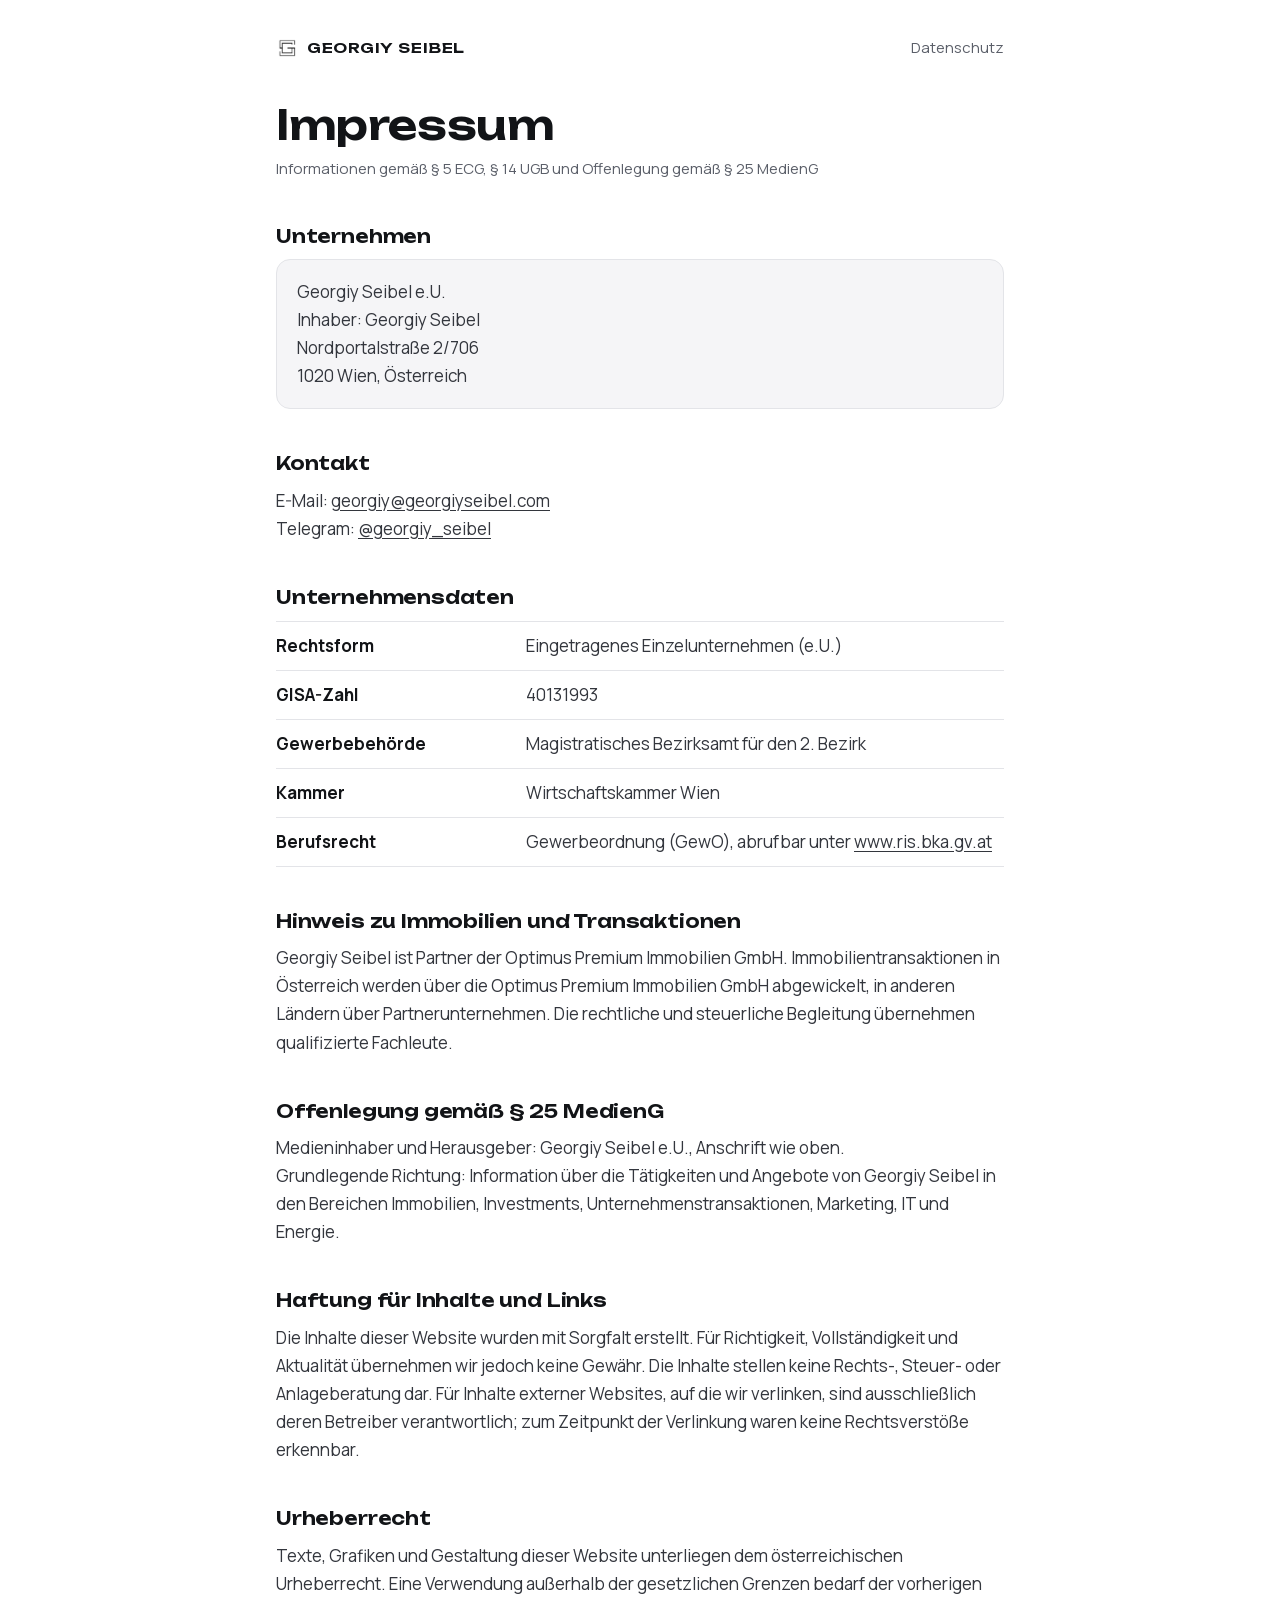
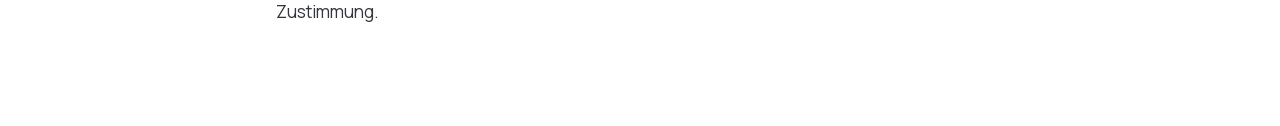
<file: impressum.html>
<!doctype html>
<html lang="de">
<head>
<meta charset="utf-8">
<meta name="viewport" content="width=device-width, initial-scale=1">
<title>Impressum – GEORGIY SEIBEL</title>
<meta name="robots" content="noindex">
<link rel="icon" type="image/png" href="logo.png">
<link rel="stylesheet" href="fonts/fonts.css">
<link rel="stylesheet" href="legal.css">
</head>
<body>
<div class="wrap">
  <nav class="crumbs"><a class="home" href="./"><img src="logo.png" alt="" width="22" height="22">GEORGIY SEIBEL</a><a href="datenschutz.html">Datenschutz</a></nav>
  <h1>Impressum</h1>
  <p class="meta">Informationen gemäß § 5 ECG, § 14 UGB und Offenlegung gemäß § 25 MedienG</p>

  <h2>Unternehmen</h2>
  <p class="card">Georgiy Seibel e.U.<br>
    Inhaber: Georgiy Seibel<br>
    Nordportalstraße 2/706<br>
    1020 Wien, Österreich</p>

  <h2>Kontakt</h2>
  <p>E-Mail: <a href="mailto:georgiy@georgiyseibel.com">georgiy@georgiyseibel.com</a><br>
    Telegram: <a href="https://t.me/georgiy_seibel" target="_blank" rel="noopener">@georgiy_seibel</a></p>

  <h2>Unternehmensdaten</h2>
  <dl>
    <dt>Rechtsform</dt><dd>Eingetragenes Einzelunternehmen (e.U.)</dd>
    <dt>GISA-Zahl</dt><dd>40131993</dd>
    <dt>Gewerbebehörde</dt><dd>Magistratisches Bezirksamt für den 2. Bezirk</dd>
    <dt>Kammer</dt><dd>Wirtschaftskammer Wien</dd>
    <dt>Berufsrecht</dt><dd>Gewerbeordnung (GewO), abrufbar unter <a href="https://www.ris.bka.gv.at" target="_blank" rel="noopener">www.ris.bka.gv.at</a></dd>
  </dl>

  <h2>Hinweis zu Immobilien und Transaktionen</h2>
  <p>Georgiy Seibel ist Partner der Optimus Premium Immobilien GmbH. Immobilientransaktionen in Österreich werden über die Optimus Premium Immobilien GmbH abgewickelt, in anderen Ländern über Partnerunternehmen. Die rechtliche und steuerliche Begleitung übernehmen qualifizierte Fachleute.</p>

  <h2>Offenlegung gemäß § 25 MedienG</h2>
  <p>Medieninhaber und Herausgeber: Georgiy Seibel e.U., Anschrift wie oben.<br>
    Grundlegende Richtung: Information über die Tätigkeiten und Angebote von Georgiy Seibel in den Bereichen Immobilien, Investments, Unternehmenstransaktionen, Marketing, IT und Energie.</p>

  <h2>Haftung für Inhalte und Links</h2>
  <p>Die Inhalte dieser Website wurden mit Sorgfalt erstellt. Für Richtigkeit, Vollständigkeit und Aktualität übernehmen wir jedoch keine Gewähr. Die Inhalte stellen keine Rechts-, Steuer- oder Anlageberatung dar. Für Inhalte externer Websites, auf die wir verlinken, sind ausschließlich deren Betreiber verantwortlich; zum Zeitpunkt der Verlinkung waren keine Rechtsverstöße erkennbar.</p>

  <h2>Urheberrecht</h2>
  <p>Texte, Grafiken und Gestaltung dieser Website unterliegen dem österreichischen Urheberrecht. Eine Verwendung außerhalb der gesetzlichen Grenzen bedarf der vorherigen Zustimmung.</p>
</div>
</body>
</html>
</file>
<file: fonts/fonts.css>
@font-face {
  font-family: 'JetBrains Mono';
  font-style: normal;
  font-weight: 400;
  font-display: swap;
  src: url(jetbrains-mono-cyrillic.woff2) format('woff2');
  unicode-range: U+0301, U+0400-045F, U+0490-0491, U+04B0-04B1, U+2116;
}
@font-face {
  font-family: 'JetBrains Mono';
  font-style: normal;
  font-weight: 400;
  font-display: swap;
  src: url(jetbrains-mono-latin.woff2) format('woff2');
  unicode-range: U+0000-00FF, U+0131, U+0152-0153, U+02BB-02BC, U+02C6, U+02DA, U+02DC, U+0304, U+0308, U+0329, U+2000-206F, U+20AC, U+2122, U+2191, U+2193, U+2212, U+2215, U+FEFF, U+FFFD;
}
@font-face {
  font-family: 'Manrope';
  font-style: normal;
  font-weight: 400;
  font-display: swap;
  src: url(manrope-cyrillic.woff2) format('woff2');
  unicode-range: U+0301, U+0400-045F, U+0490-0491, U+04B0-04B1, U+2116;
}
@font-face {
  font-family: 'Manrope';
  font-style: normal;
  font-weight: 400;
  font-display: swap;
  src: url(manrope-latin.woff2) format('woff2');
  unicode-range: U+0000-00FF, U+0131, U+0152-0153, U+02BB-02BC, U+02C6, U+02DA, U+02DC, U+0304, U+0308, U+0329, U+2000-206F, U+20AC, U+2122, U+2191, U+2193, U+2212, U+2215, U+FEFF, U+FFFD;
}
@font-face {
  font-family: 'Manrope';
  font-style: normal;
  font-weight: 500;
  font-display: swap;
  src: url(manrope-cyrillic.woff2) format('woff2');
  unicode-range: U+0301, U+0400-045F, U+0490-0491, U+04B0-04B1, U+2116;
}
@font-face {
  font-family: 'Manrope';
  font-style: normal;
  font-weight: 500;
  font-display: swap;
  src: url(manrope-latin.woff2) format('woff2');
  unicode-range: U+0000-00FF, U+0131, U+0152-0153, U+02BB-02BC, U+02C6, U+02DA, U+02DC, U+0304, U+0308, U+0329, U+2000-206F, U+20AC, U+2122, U+2191, U+2193, U+2212, U+2215, U+FEFF, U+FFFD;
}
@font-face {
  font-family: 'Manrope';
  font-style: normal;
  font-weight: 700;
  font-display: swap;
  src: url(manrope-cyrillic.woff2) format('woff2');
  unicode-range: U+0301, U+0400-045F, U+0490-0491, U+04B0-04B1, U+2116;
}
@font-face {
  font-family: 'Manrope';
  font-style: normal;
  font-weight: 700;
  font-display: swap;
  src: url(manrope-latin.woff2) format('woff2');
  unicode-range: U+0000-00FF, U+0131, U+0152-0153, U+02BB-02BC, U+02C6, U+02DA, U+02DC, U+0304, U+0308, U+0329, U+2000-206F, U+20AC, U+2122, U+2191, U+2193, U+2212, U+2215, U+FEFF, U+FFFD;
}
@font-face {
  font-family: 'Unbounded';
  font-style: normal;
  font-weight: 500;
  font-display: swap;
  src: url(unbounded-cyrillic.woff2) format('woff2');
  unicode-range: U+0301, U+0400-045F, U+0490-0491, U+04B0-04B1, U+2116;
}
@font-face {
  font-family: 'Unbounded';
  font-style: normal;
  font-weight: 500;
  font-display: swap;
  src: url(unbounded-latin.woff2) format('woff2');
  unicode-range: U+0000-00FF, U+0131, U+0152-0153, U+02BB-02BC, U+02C6, U+02DA, U+02DC, U+0304, U+0308, U+0329, U+2000-206F, U+20AC, U+2122, U+2191, U+2193, U+2212, U+2215, U+FEFF, U+FFFD;
}
@font-face {
  font-family: 'Unbounded';
  font-style: normal;
  font-weight: 600;
  font-display: swap;
  src: url(unbounded-cyrillic.woff2) format('woff2');
  unicode-range: U+0301, U+0400-045F, U+0490-0491, U+04B0-04B1, U+2116;
}
@font-face {
  font-family: 'Unbounded';
  font-style: normal;
  font-weight: 600;
  font-display: swap;
  src: url(unbounded-latin.woff2) format('woff2');
  unicode-range: U+0000-00FF, U+0131, U+0152-0153, U+02BB-02BC, U+02C6, U+02DA, U+02DC, U+0304, U+0308, U+0329, U+2000-206F, U+20AC, U+2122, U+2191, U+2193, U+2212, U+2215, U+FEFF, U+FFFD;
}
</file>
<file: legal.css>
:root{--ink:#121417;--muted:#5b5f69;--line:#e3e4e8;--soft:#f5f5f7;--red:#c8102e;color-scheme:light}
*{box-sizing:border-box}
body{margin:0;background:#fff;color:var(--ink);font:17px/1.65 "Manrope",system-ui,-apple-system,"Segoe UI",sans-serif;-webkit-font-smoothing:antialiased}
.wrap{max-width:760px;margin:0 auto;padding:36px 16px 88px}
a{color:inherit;text-underline-offset:3px;transition:color .2s}
a:hover{color:var(--red)}
.crumbs{display:flex;justify-content:space-between;gap:16px;margin-bottom:40px;font-size:15px}
.crumbs a{color:var(--muted);text-decoration:none}
.crumbs a:hover{color:var(--ink)}
h1,h2{font-family:"Unbounded","Manrope",sans-serif;font-weight:600;letter-spacing:-.01em;line-height:1.2;margin:0}
h1{font-size:clamp(28px,4vw,40px);margin-bottom:8px}
h2{font-size:18px;margin:44px 0 12px}
p,li,dd{color:#33363d}
p{margin:0 0 12px}
.meta{color:var(--muted);font-size:15px;margin-bottom:32px}
ul{padding-left:20px;margin:0 0 12px}
li{margin-bottom:6px}
.card{border:1px solid var(--line);border-radius:14px;padding:18px 20px;background:var(--soft)}
dl{display:grid;grid-template-columns:250px 1fr;margin:0;border-top:1px solid var(--line)}
dt,dd{margin:0;padding:10px 0;border-bottom:1px solid var(--line)}
dt{font-weight:700;color:var(--ink);padding-right:16px}
@media (max-width:560px){dl{grid-template-columns:1fr}dt{border-bottom:0;padding-bottom:0}dd{padding-top:2px}}
.ph{background:#fff4c2;border-radius:4px;padding:0 4px}
.langs{display:inline-flex;border:1.5px solid var(--line);border-radius:999px;padding:3px}
.langs button{font:600 13px/1 "JetBrains Mono",ui-monospace,monospace;letter-spacing:.04em;border:0;background:transparent;color:var(--muted);padding:7px 10px;border-radius:999px;cursor:pointer;transition:background .25s,color .25s}
.langs button[aria-pressed="true"]{background:var(--ink);color:#fff}
.crumbs{align-items:center}
.note{font-size:15px;color:var(--muted);background:var(--soft);border-radius:10px;padding:10px 14px;margin-bottom:24px}
.crumbs .home{display:inline-flex;align-items:center;gap:9px;color:var(--ink);font:600 14px/1 "Unbounded","Manrope",sans-serif;letter-spacing:.04em}
</file>
